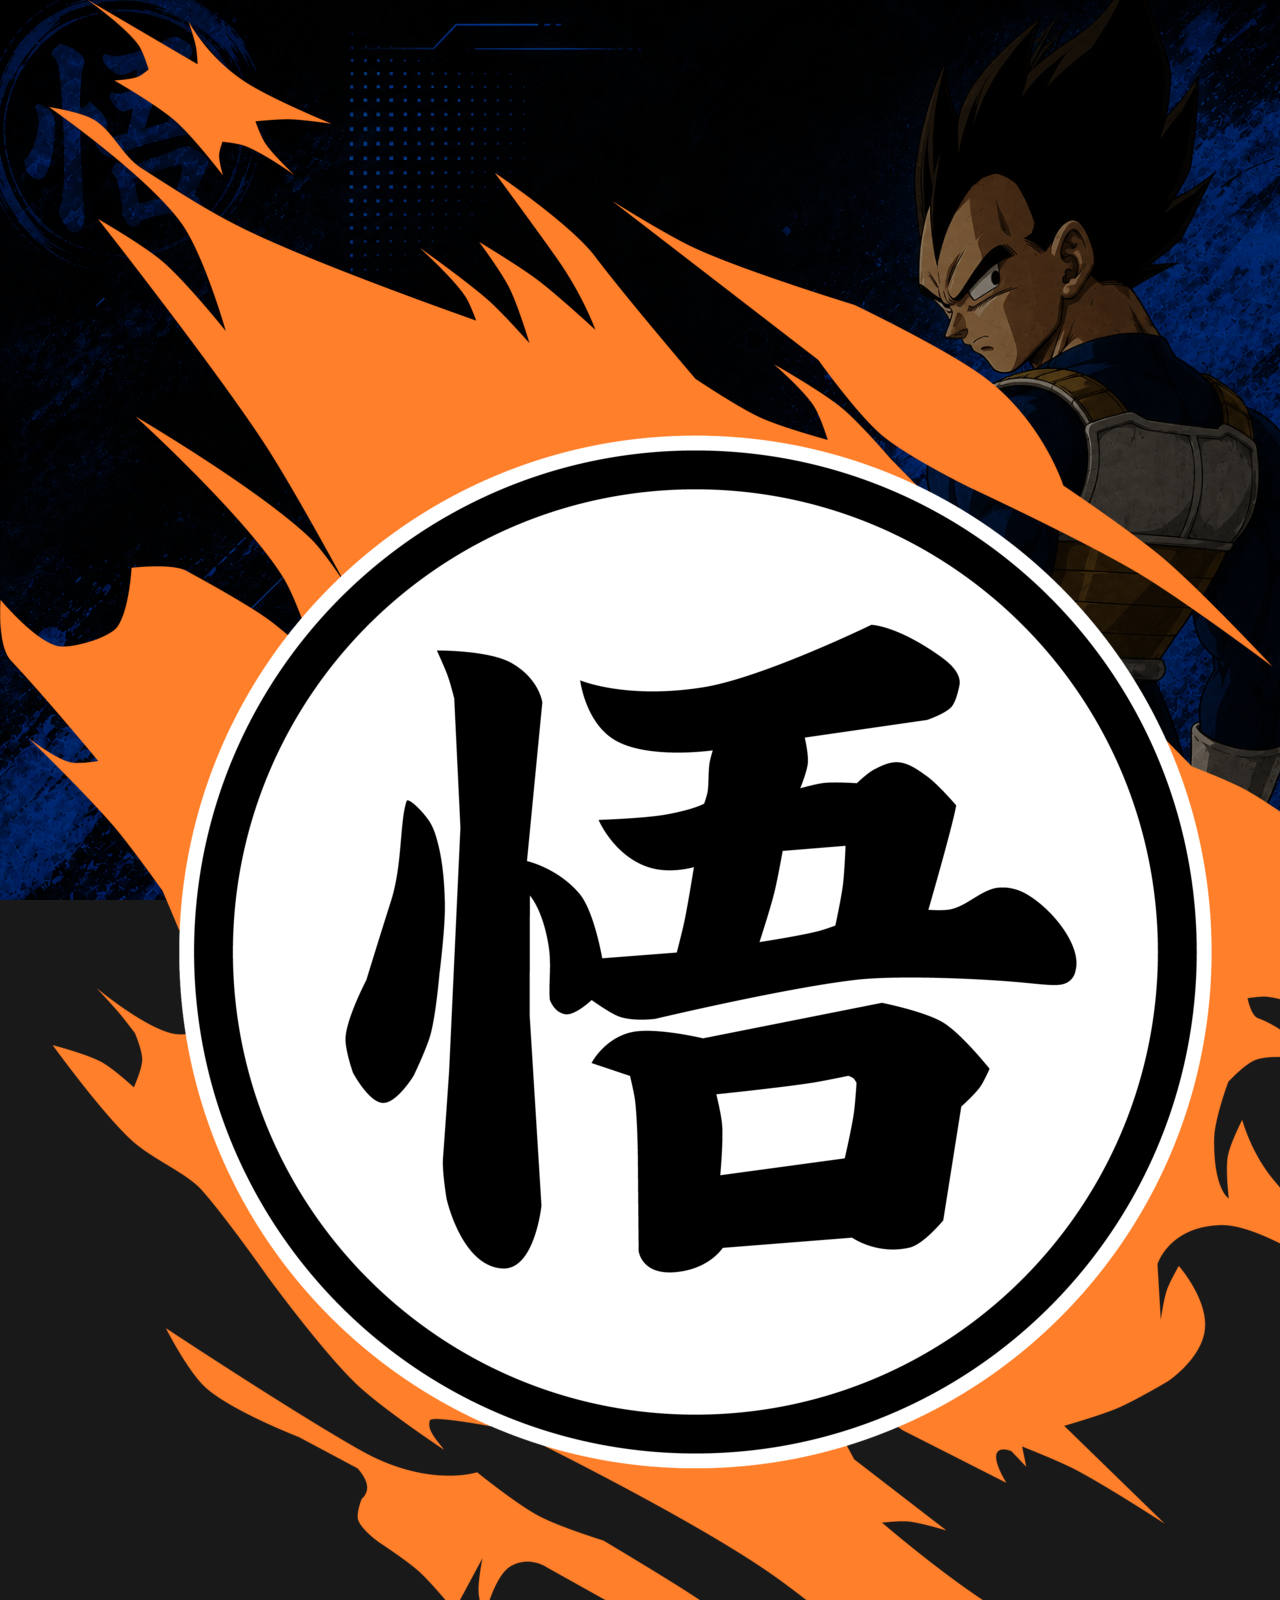
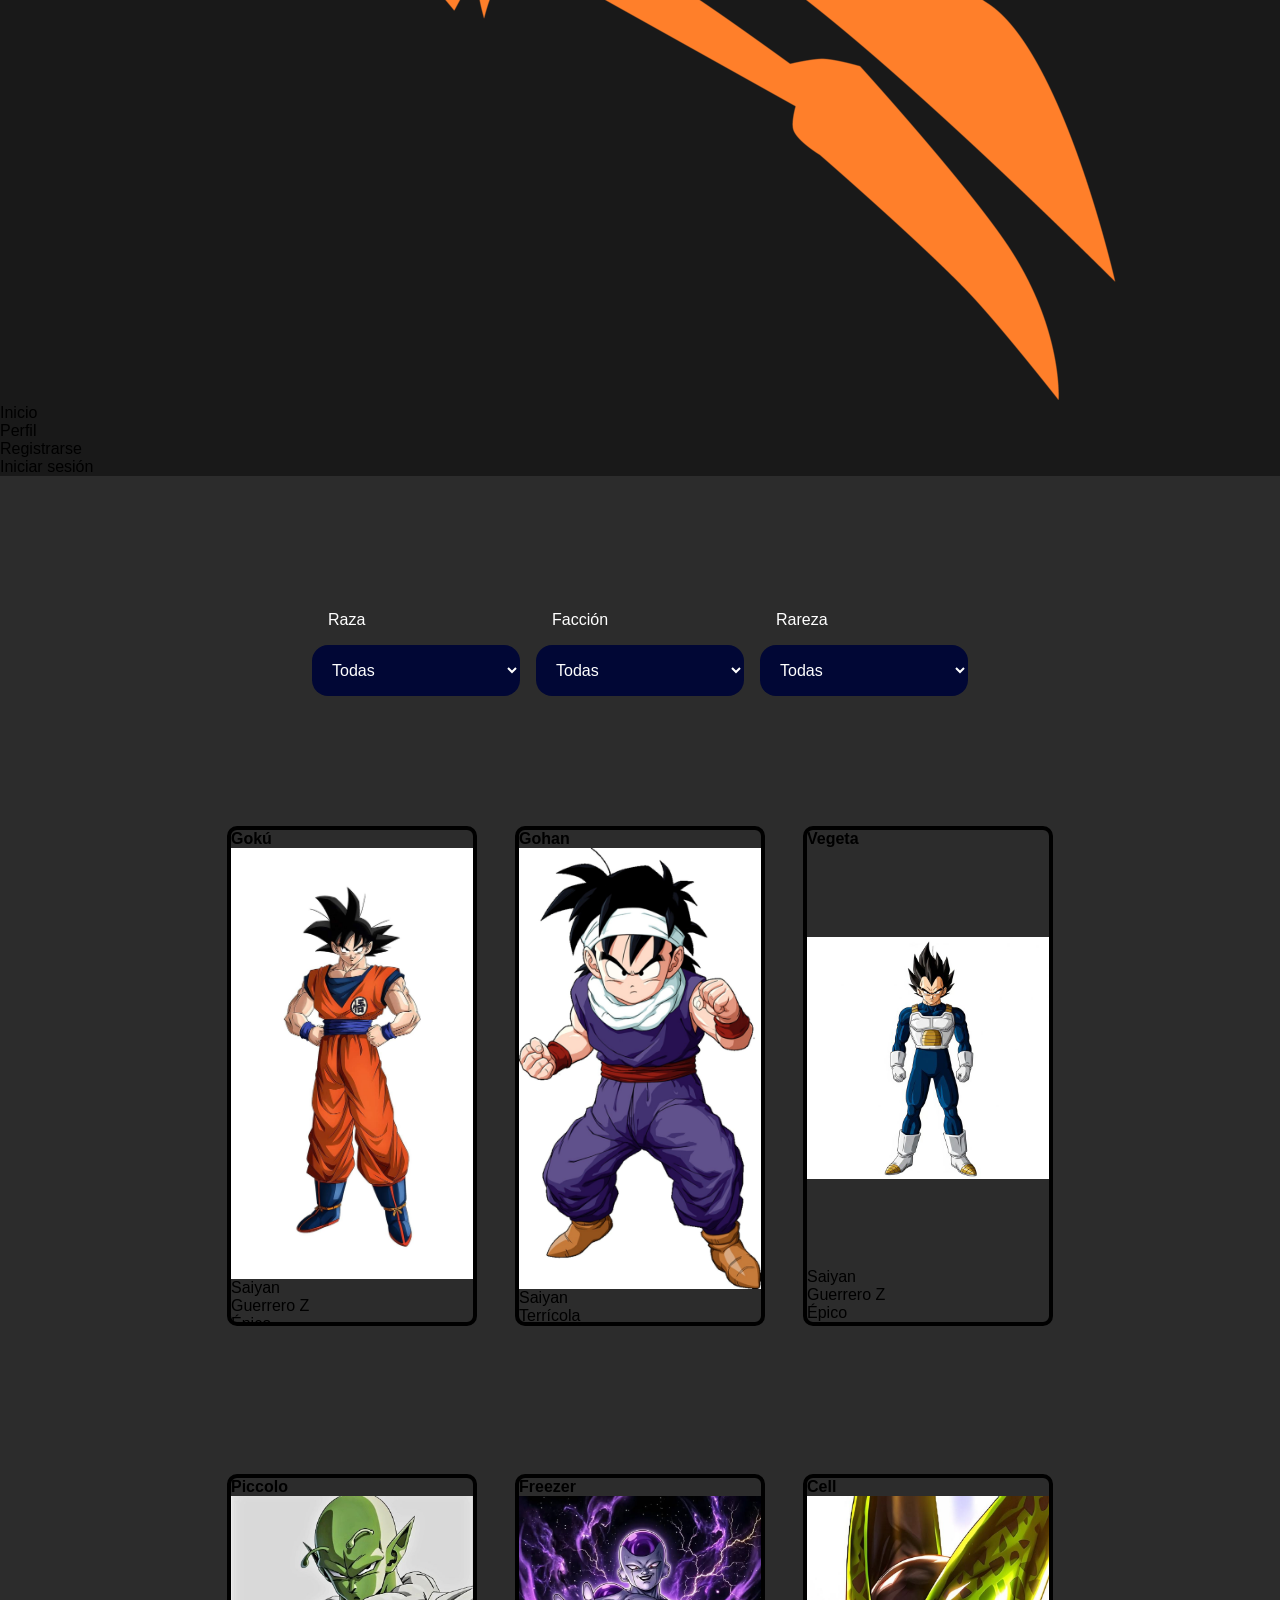
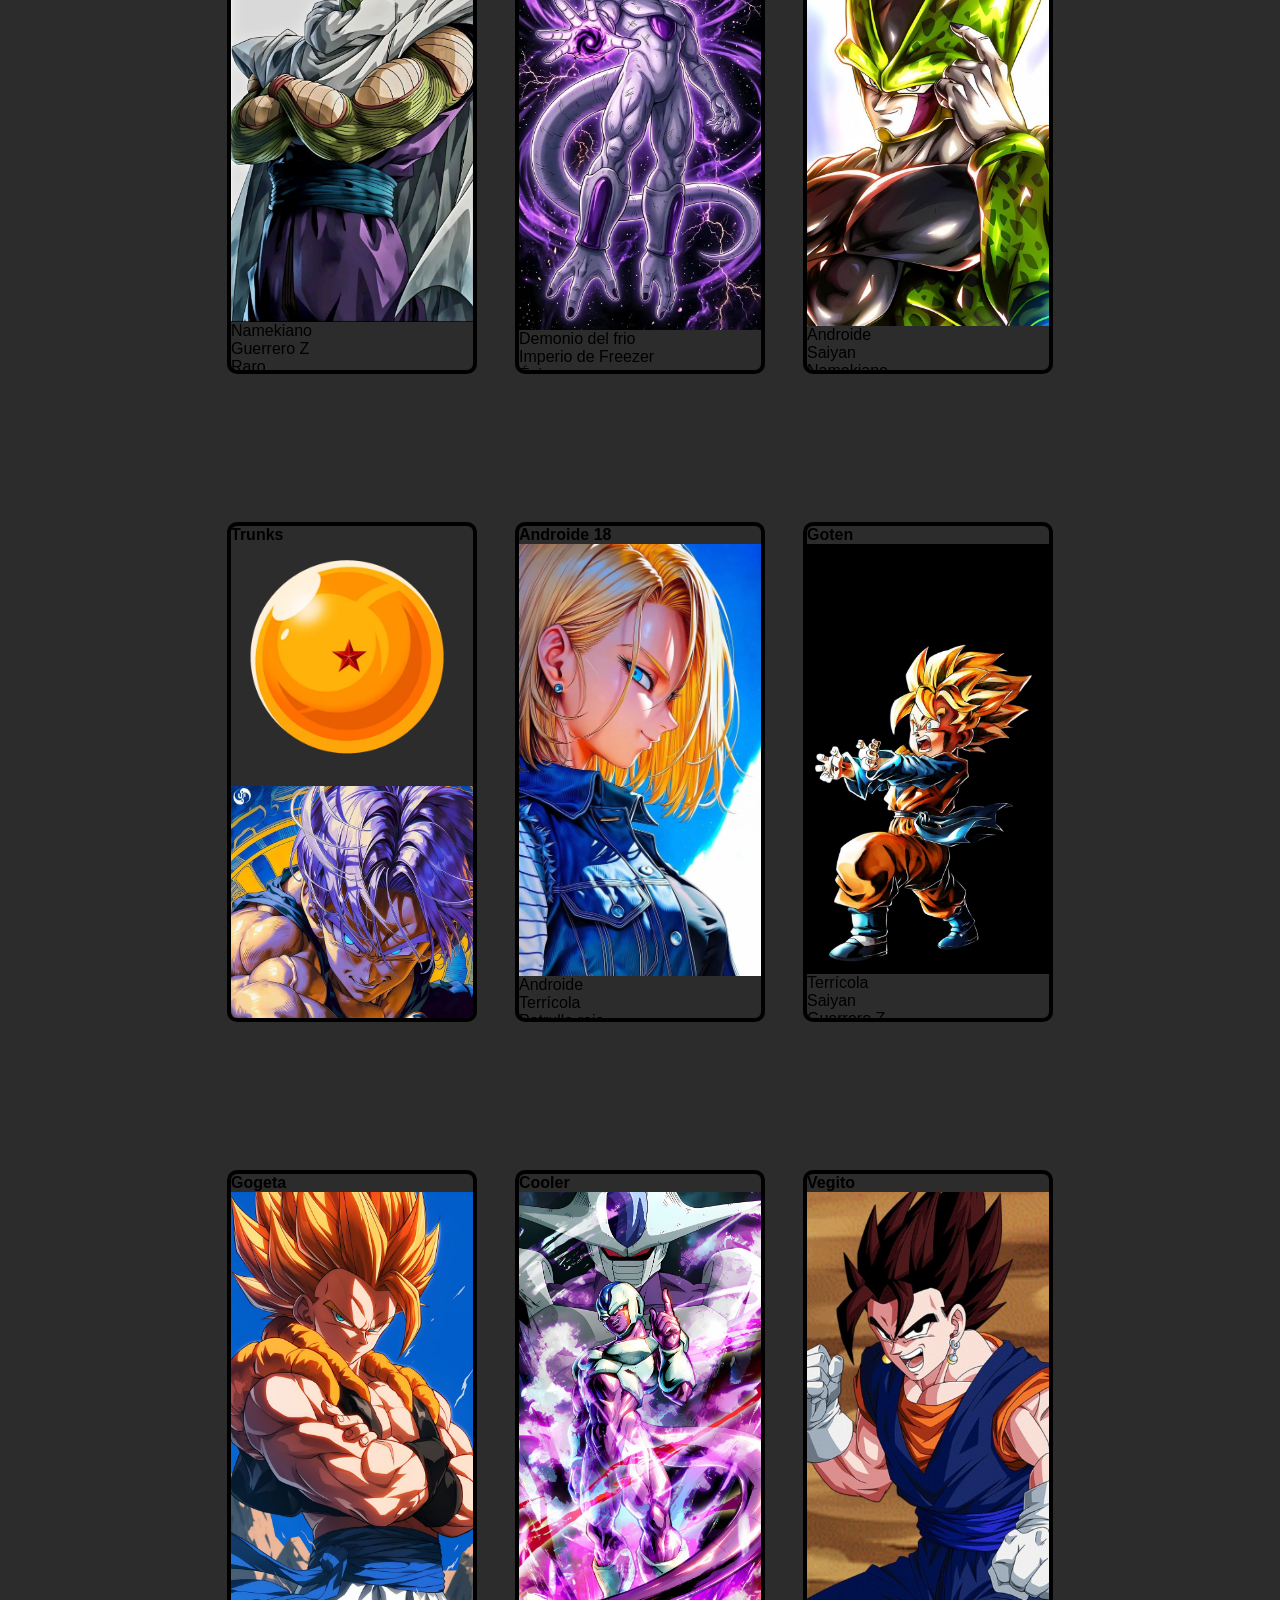
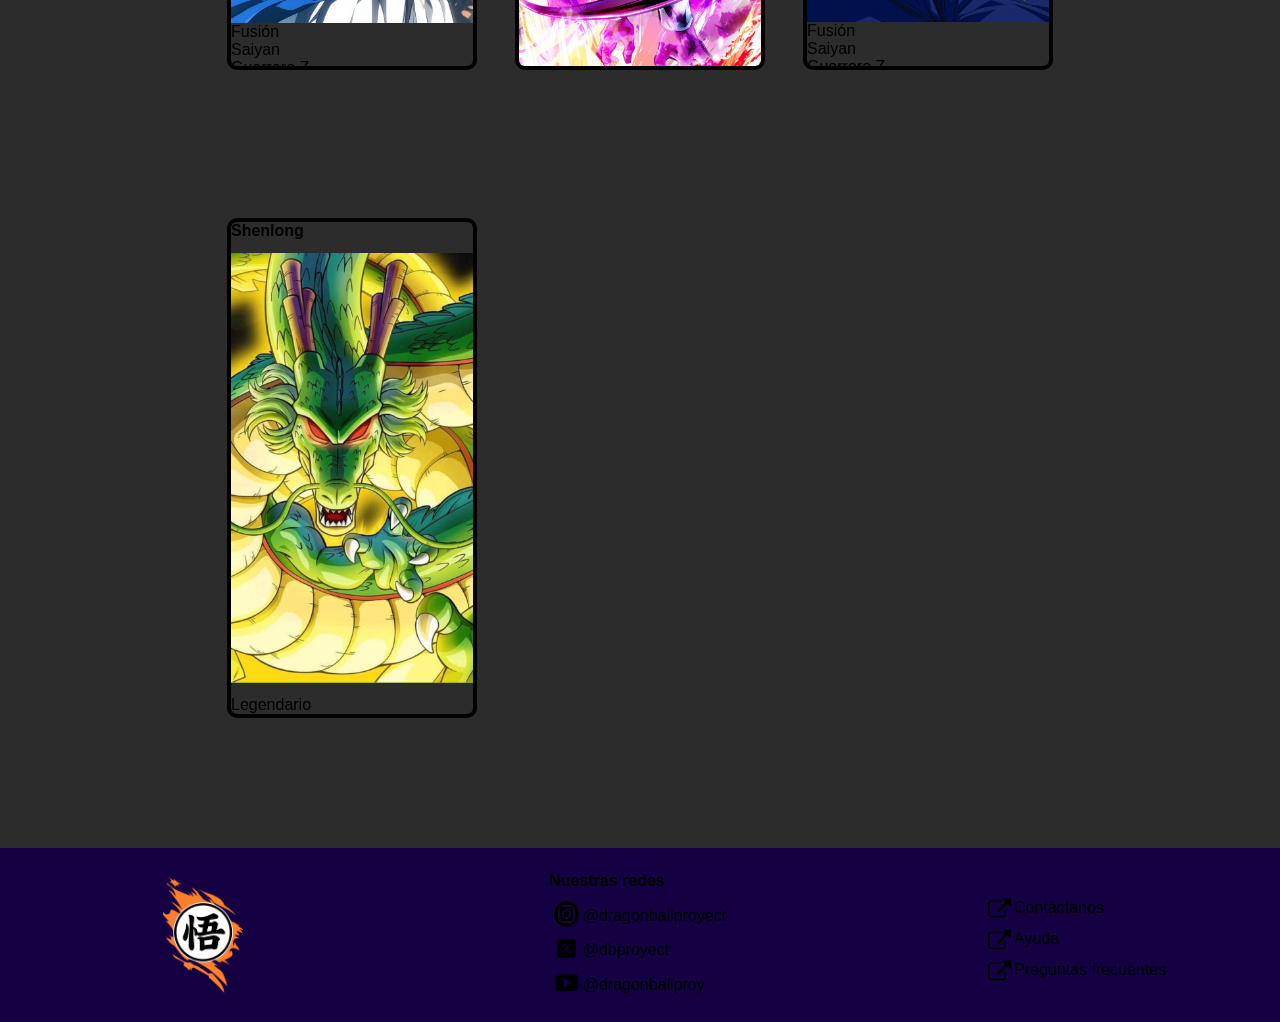
<file: Index.html>
<!DOCTYPE html>
<html lang="es">
<head>
    <meta charset="UTF-8"> 
    <meta name="viewport" content="width=device-width, initial-scale=1.0">
    <link rel="stylesheet" href="CSS/Style.css">
    <link rel="stylesheet" href="CSS/style-card.css">
    <link rel="stylesheet" href="CSS/style-landing.css">
    <link rel="icon" href="/img/esfera.png" type="image/png">
    <title>TP WEB</title>
</head> 
<body class="body-index">
    <!---------        HEADER      ------------> 
    <header class="header-index">
        <section>
            <nav>
                <img src="img/logo-dbz.png" alt="logo">
                <ul class="navbar">
                    <li>
                        <a href="index.html" id="seleccionado" >Inicio</a>
                    </li>
                    <li>
                        <a href="perfil.html" id="link-perfil">Perfil</a>
                    </li>
                    <li>
                        <a href="formulario-registro.html">Registrarse</a>
                    </li>
                    <li>
                        <a href="login.html">Iniciar sesión</a>
                    </li>
                </ul>
            </nav>
        </section>
    </header>
    <!---------        MAIN       ------------> 
    <main>
        
        <menu id="menu-filtro-cartas"><!-- menu de filtros -->
            <label for="select-raza" class="label">Raza</label>
            <select name="select-raza" class="select raza">
                <button><selectedcontent></selectedcontent></button>
                <option value="none">Todas</option>
                <option value="namekianos">Namekianos</option>
                <option value="terricolas">Terricolas</option>
                <option value="saiyans">Saiyans</option>
                <option value="androides">Androides</option>
                <option value="demonio-frio">Demonios del frio</option>
                <option value="fusion">Fusiones</option>
            </select>
            
            <label for="select-faccion" class="label">Facción</label>
            <select name="select-faccion" class="select faccion">
                <button><selectedcontent></selectedcontent></button>
                <option value="none">Todas</option>
                <option value="guerreros-z">Guerrero Z</option>
                <option value="patrulla-roja">Patrulla Roja</option>
                <option value="imperio-freezer">Imperio de Freezer</option>
            </select>
            
            <label for="select-rareza" class="label">Rareza</label>
            <select name="select-rareza" class="select rareza">
                <button><selectedcontent></selectedcontent></button>
                <option value="none">Todas</option>
                <option value="comun">Comúnes</option>
                <option value="rara">Raras</option>
                <option value="epicas">Épicas</option>
                <option value="legendarias">Legendarias</option>
            </select>
        </menu>

        <section class="contenedor-cards">
            <!------------------------  GOKU -------------------------->
            <article class="card">
                <h4>Gokú</h4>
                <img src="img/perfil-goku.jpg" alt="Goku">
                <ul>
                    <li>Saiyan</li>
                    <li>Guerrero Z</li>
                    <li>Épico</li>
                </ul>
            </article>
            <article class="card">
                <h4>Gohan</h4>
                <img src="img/perfil-gohan.jpg" alt="Gohan">
                <ul>
                    <li>Saiyan</li>
                    <li>Terrícola</li>
                    <li>Guerrero Z</li>
                    <li>Raro</li>
                </ul>
            </article>
            <article class="card">
                <h4>Vegeta</h4>
                <img src="img/perfil-vegeta.jpg" alt="Vegeta">
                <ul>
                    <li>Saiyan</li>
                    <li>Guerrero Z</li>
                    <li>Épico</li>
                </ul>
            </article>
            <article class="card">
                <h4>Piccolo</h4>
                <img src="img/perfil-piccolo.jpg" alt="Piccolo">
                <ul>
                    <li>Namekiano</li>
                    <li>Guerrero Z</li>
                    <li>Raro</li>
                </ul>
            </article>
            <article class="card">
                <h4>Freezer</h4>
                <img src="img/perfil-freezer.jpg" alt="Freezer">
                <ul>
                    <li>Demonio del frio</li>
                    <li>Imperio de Freezer</li>
                    <li>Épico</li>
                </ul>
            </article>
            <article class="card">
                <h4>Cell</h4>
                <img src="img/perfil-cell.jpg" alt="Cell">
                <ul>
                    <li>Androide</li>
                    <li>Saiyan</li>
                    <li>Namekiano</li>
                    <li>Terrícola</li>
                    <li>Patrulla roja</li>
                    <li>Épico</li>
                </ul>
            </article>
            <article class="card"><!-- carta favorita -->
                <h4>Trunks</h4>
                <img src="img/esfera-1-estrella.webp" alt="Favorito" class="favorito-img">
                <img src="img/perfil-trunks.jpg" alt="Trunks">
                <ul>
                    <li>Terrícola</li>
                    <li>Saiyan</li>
                    <li>Guerrero Z</li>
                    <li>Raro</li>
                </ul>
            </article>
            <article class="card">
                <h4>Androide 18</h4>
                <img src="img/perfil-androide-18.webp" alt="Androide18">
                <ul>
                    <li>Androide</li>
                    <li>Terrícola</li>
                    <li>Patrulla roja</li>
                    <li>Guerrero Z</li>
                    <li>Raro</li>
                </ul>
            </article>
            <article class="card">
                <h4>Goten</h4>
                <img src="img/perfil-goten.jpg" alt="Goten">
                <ul>
                    <li>Terrícola</li>
                    <li>Saiyan</li>
                    <li>Guerrero Z</li>
                    <li>Común</li>
                </ul>
            </article>
            <article class="card">
                <h4>Gogeta</h4>
                <img src="img/perfil-gogeta.jpg" alt="Gogeta">
                <ul>
                    <li>Fusión</li>
                    <li>Saiyan</li>
                    <li>Guerrero Z</li>
                    <li>Legendario</li>
                </ul>
            </article>
            <article class="card">
                <h4>Cooler</h4>
                <img src="img/perfil-cooler.jpg" alt="Cooler">
                <ul>
                    <li>Demonio del frio</li>
                    <li>Imperio de Freezer</li>
                    <li>Épico</li>
                </ul>
            </article>
            <article class="card">
                <h4>Vegito</h4>
                <img src="img/perfil-vegito.jpg" alt="Vegito">
                <ul>
                    <li>Fusión</li>
                    <li>Saiyan</li>
                    <li>Guerrero Z</li>
                    <li>Legendario</li>
                </ul>
            </article>
            <article class="card">
                <h4>Shenlong</h4>
                <img src="img/perfil-shenlong.jpg" alt="Shenlong">
                <ul>
                    <li>Legendario</li>
                </ul>
            </article>
            <!-- !----------------------- VEGETA --------------------------
             <article class="card">
                <div class="header-card header-saiyan elite">
                    <div class="nombre-card elite">VEGETA</div>
                    <div class="logo-card"><img src="img/logo-patrulla-roja.png"class="logo-card"></div>
                </div>
                <div class="img-card imagen-saiyan elite">
                     <img src="img/perfil-vegeta.jpg" alt="perfil-vegeta" class="img-tamaño">
                </div>
                <div class="body-card body-saiyan elite">
                     <span class="elite-span">SAIYAN</span>
                     <p>Bioandroide creado para alcanzar la perfección. Posee las células de guerreros como Freezer, King Cold, Goku, Vegeta y Piccolo, lo que le permite utilizar sus técnicas y aumentar su poder constantemente. Su objetivo es convertirse en el ser perfecto.</p>
                     <strong class="tipo-elite-saiyan">ELITE</strong>
                </div>
            </article>
            <!----------------------- GOHAN -----------------------------
             <article class="card">
                <div class="header-card header-saiyan guerrero">
                    <div class="nombre-card guerrero">GOHAN</div>
                    <div class="logo-card"><img src="img/logo-patrulla-roja.png"class="logo-card"></div>
                </div>
                <div class="img-card imagen-saiyan guerrero">
                     <img src="img/perfil-gohan.jpg" alt="perfil-gohan" class="img-tamaño">
                </div>
                <div class="body-card body-saiyan guerrero">
                     <span class="guerrero-span">SAIYAN</span>
                     <p>Bioandroide creado para alcanzar la perfección. Posee las células de guerreros como Freezer, King Cold, Goku, Vegeta y Piccolo, lo que le permite utilizar sus técnicas y aumentar su poder constantemente. Su objetivo es convertirse en el ser perfecto.</p>
                     <strong class="tipo-guerrero-saiyan">GUERRERO</strong>
                </div>
            </article>
            <!------------------- FREEZER --------------------
            <article class="card">
                <div class="header-card header-demonio-del-frio elite">
                    <div class="nombre-card elite">FREEZER</div>
                    <div class="logo-card"><img src="img/logo-patrulla-roja.png"class="logo-card"></div>
                </div>
                <div class="img-card imagen-demonio-del-frio elite">
                     <img src="img/freezer.png" alt="perfil-freezer" class="img-tamaño">
                </div>
                <div class="body-card body-demonio-del-frio elite">
                     <span class="legendary-span">DEMONIO DEL FRIO</span>
                     <p>Bioandroide creado para alcanzar la perfección. Posee las células de guerreros como Freezer, King Cold, Goku, Vegeta y Piccolo, lo que le permite utilizar sus técnicas y aumentar su poder constantemente. Su objetivo es convertirse en el ser perfecto.</p>
                     <strong class="tipo-elite">ELITE</strong>
                </div>
            </article>
            <!------------------ CELL ------------------------
            <article class="card">
                <div class="header-card header-androide legendary">
                    <div class="nombre-card legendary">CELL</div>
                    <div class="logo-card"><img src="img/logo-patrulla-roja.png"class="logo-card"></div>
                </div>
                <div class="img-card imagen-androide legendary">
                     <img src="img/cell.png" alt="perfil-cell" class="img-tamaño">
                </div>
                <div class="body-card body-androide legendary">
                     <span class="legendary-span">ANDROIDE</span>
                     <p>Bioandroide creado para alcanzar la perfección. Posee las células de guerreros como Freezer, King Cold, Goku, Vegeta y Piccolo, lo que le permite utilizar sus técnicas y aumentar su poder constantemente. Su objetivo es convertirse en el ser perfecto.</p>
                     <strong class="tipo-legendary-androide">LEGENDARY</strong>
                </div>
                <!----------- PICCOLO -------------
            </article>
            <article class="card">
                <div class="header-card header-namekiano elite">
                    <div class="nombre-card elite">PICCOLO</div>
                    <div class="logo-card"><img src="img/logo-patrulla-roja.png"class="logo-card"></div>
                </div>
                <div class="img-card imagen-namekiano elite">
                     <img src="img/piccolo.png" alt="perfil-piccolo" class="img-tamaño">
                </div>
                <div class="body-card body-namekiano elite">
                     <span class="elite-span">NAMEKIANO</span>
                     <p>Bioandroide creado para alcanzar la perfección. Posee las células de guerreros como Freezer, King Cold, Goku, Vegeta y Piccolo, lo que le permite utilizar sus técnicas y aumentar su poder constantemente. Su objetivo es convertirse en el ser perfecto.</p>
                     <strong class="tipo-elite-namekiano">ELITE</strong>
                </div>
            </article>
            <!------------------  -------------------------
            </article>
            <article class="card">
                <div class="header-card header-namekiano elite">
                    <div class="nombre-card elite">PICCOLO</div>
                    <div class="logo-card"><img src="img/logo-patrulla-roja.png"class="logo-card"></div>
                </div>
                <div class="img-card imagen-namekiano elite">
                     <img src="img/piccolo.png" alt="perfil-piccolo" class="img-tamaño">
                </div>
                <div class="body-card body-namekiano elite">
                     <span class="elite-span">NAMEKIANO</span>
                     <p>Bioandroide creado para alcanzar la perfección. Posee las células de guerreros como Freezer, King Cold, Goku, Vegeta y Piccolo, lo que le permite utilizar sus técnicas y aumentar su poder constantemente. Su objetivo es convertirse en el ser perfecto.</p>
                     <strong class="tipo-elite-namekiano">ELITE</strong>
                </div>
            </article>
            <!--------------------------------- GOHAN SSJ2 ------------------------------------
            </article>
            <article class="card">
                <div class="header-card header-saiyan legendary">
                    <div class="nombre-card legendary">GOHAN SSJ2</div>
                    <div class="logo-card"><img src="img/logo-patrulla-roja.png"class="logo-card"></div>
                </div>
                <div class="img-card imagen-saiyan legendary">
                     <img src="img/gohanssj2.png" alt="perfil-gohanssj2" class="img-tamaño">
                </div>
                <div class="body-card body-saiyan legendary">
                     <span class="legendary-span">Saiyan</span>
                     <p>Bioandroide creado para alcanzar la perfección. Posee las células de guerreros como Freezer, King Cold, Goku, Vegeta y Piccolo, lo que le permite utilizar sus técnicas y aumentar su poder constantemente. Su objetivo es convertirse en el ser perfecto.</p>
                     <strong class="tipo-legendary-saiyan">ELITE</strong>
                </div>
            </article> -->
        </section>
    </main>
    <!---------        FOOTER      ------------> 
    <footer>
        <img src="img/logo-dbz.png" alt="logo">
        <div id="wrapper-redes">
            <h4>Nuestras redes</h4>
            <a href="https:\\www.instagram.com"><img src="img/instagram-icon.png" alt="Instagram">@dragonballproyect</a>
            <a href="https:\\www.x.com"><img src="img/twitter-icon.png" alt="Twitter">@dbproyect</a>
            <a href="https:\\www.youtube.com"><img src="img/youtube-icon.png" alt="Youtube">@dragonballproy</a>
        </div>
        <div id="wrapper-miscelaneos">
            <a href=""><img src="img/external-link.png" alt="">Contáctanos</a>
            <a href=""><img src="img/external-link.png" alt="">Ayuda</a>
            <a href=""><img src="img/external-link.png" alt="">Preguntas frecuentes</a>
        </div>

    </footer>
</body>
</html>
</file>
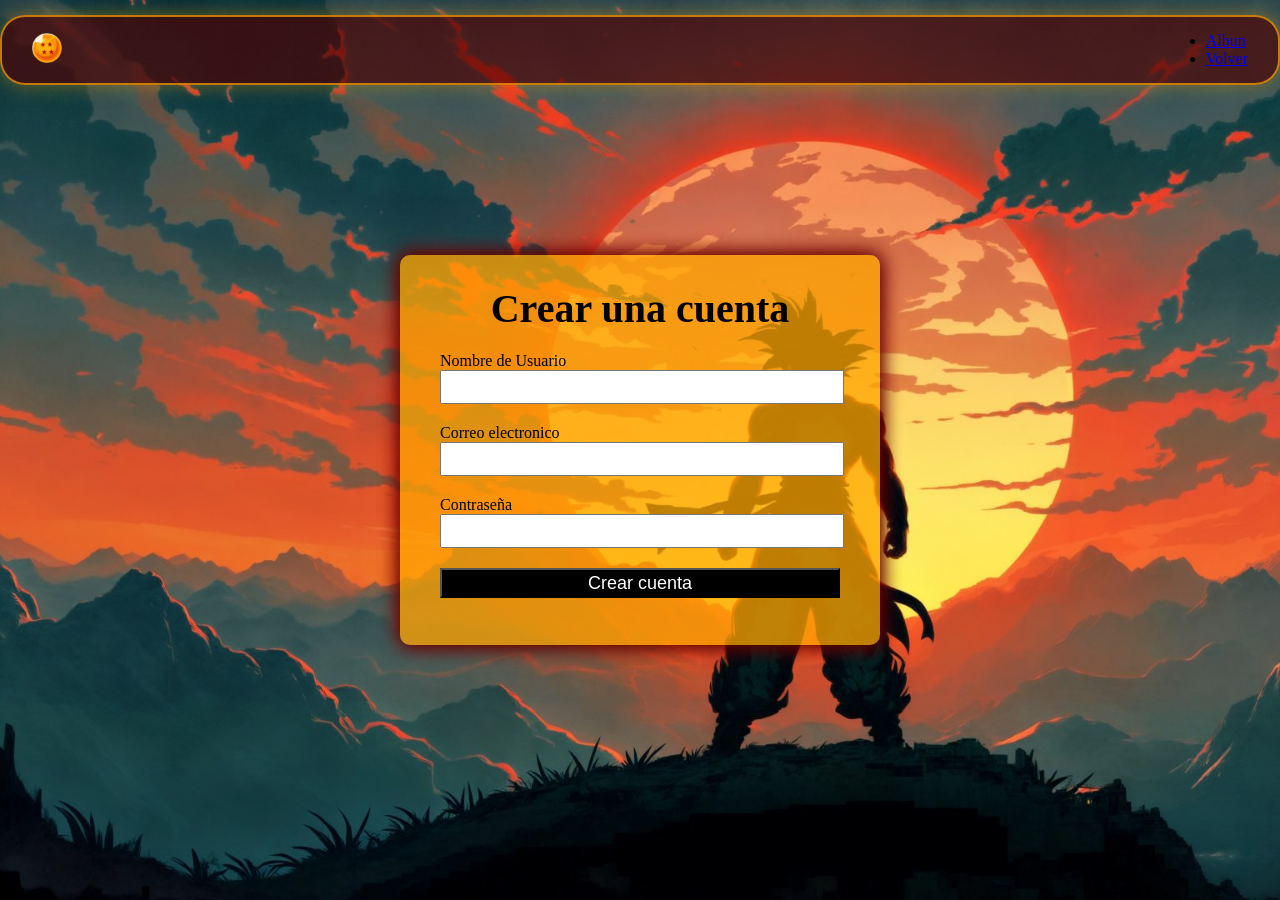
<file: formulario-registro.html>
<!DOCTYPE html>
<html lang="en">

<head>
    <meta charset="UTF-8">
    <meta name="viewport" content="width=device-width, initial-scale=1.0">
    <title>Registro</title>
    <link rel="stylesheet" href="./CSS/style-registro.css">
    <link rel="icon" href="/img/esfera.png" type="image/png">
</head>

<body>
    <header class="cotenedor-nav">
        <nav class="barra-nav">
            <div class="icono-inicio">
                <a href="./Index.html">
                    <img src="./img/esfera.png" alt="" width="30">
                </a>
            </div>
            <ul>
                <li><a href="#">Albun</a></li>
                <li><a href="./login.html">Volver</a></li>
            </ul>
        </nav>
    </header>

    <main>
        <form class="formulario">
            <h2>Crear una cuenta</h2>
            <label for="nombre_usuario">Nombre de Usuario</label>
            <input type="text" id="nombre_usuario" class="campo" required>

            <label for="correo">Correo electronico</label>
            <input type="text" id="correo" class="campo" required>

            <label for="contrasenia">Contraseña</label>
            <input type="text" id="contrasenia" class="campo" required>

            <button type="submit" class="boton-crear-cuenta"><a href="./login.html">Crear cuenta</a></button>
        </form>
    </main>
</body>

</html>
</file>
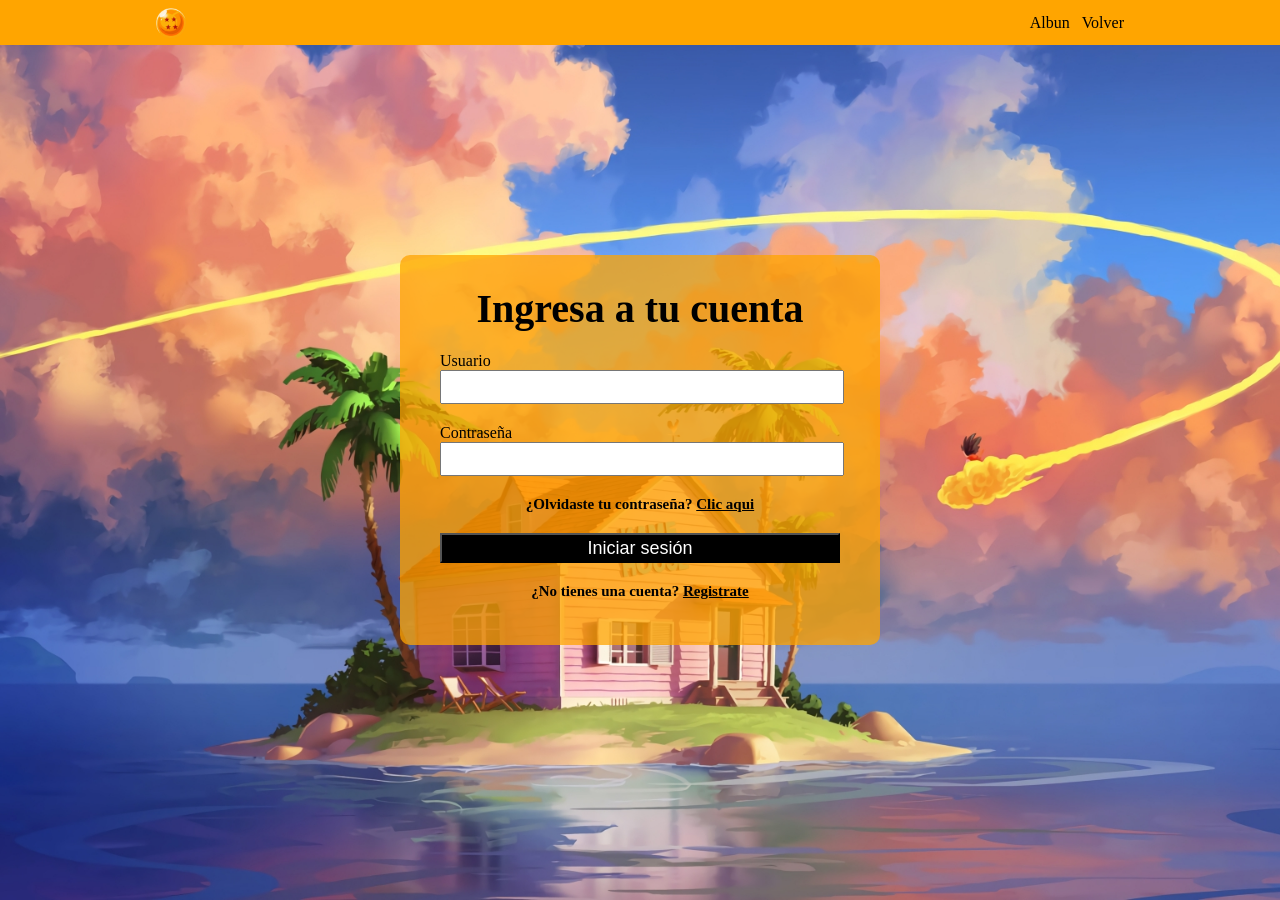
<file: login.html>
<!DOCTYPE html>
<html lang="en">

<head>
    <meta charset="UTF-8">
    <meta name="viewport" content="width=device-width, initial-scale=1.0">
    <title>Login</title>
    <link rel="stylesheet" href="/CSS/style-login.css">
    <link rel="icon" href="/img/esfera.png" type="image/png">
</head>

<body>
    <header class="cotenedor-nav">
        <nav class="barra-nav">
            <div class="icono-inicio">
                <a href="./Index.html">
                    <img src="./img/esfera.png" alt="" width="30">
                </a>
            </div>
            <ul>
                <li><a href="#">Albun</a></li>
                <li><a href="./login.html">Volver</a></li>
            </ul>
        </nav>
    </header>
    <main>
        <form class="formulario">
            <h2>Ingresa a tu cuenta</h2>

            <label for="campo-usuario">Usuario</label>
            <input class="campo" type="text" placeholder="" id="campo-usuario" required>

            <label for="campo-contraseña">Contraseña</label>
            <input class="campo" type="password" placeholder="" id="campo-contraseña" required>

            <p id="recuperar-contrasenia">¿Olvidaste tu contraseña?
                <a href="./recuperar-contrasenia.html">Clic aqui</a>
            </p>

            <button type="submit">Iniciar sesión</button>
            
            <p id="registrarse">¿No tienes una cuenta?
                <a href="./formulario-registro.html">Registrate</a>
            </p>
        </form>
    </main>
</body>
</html>
</file>
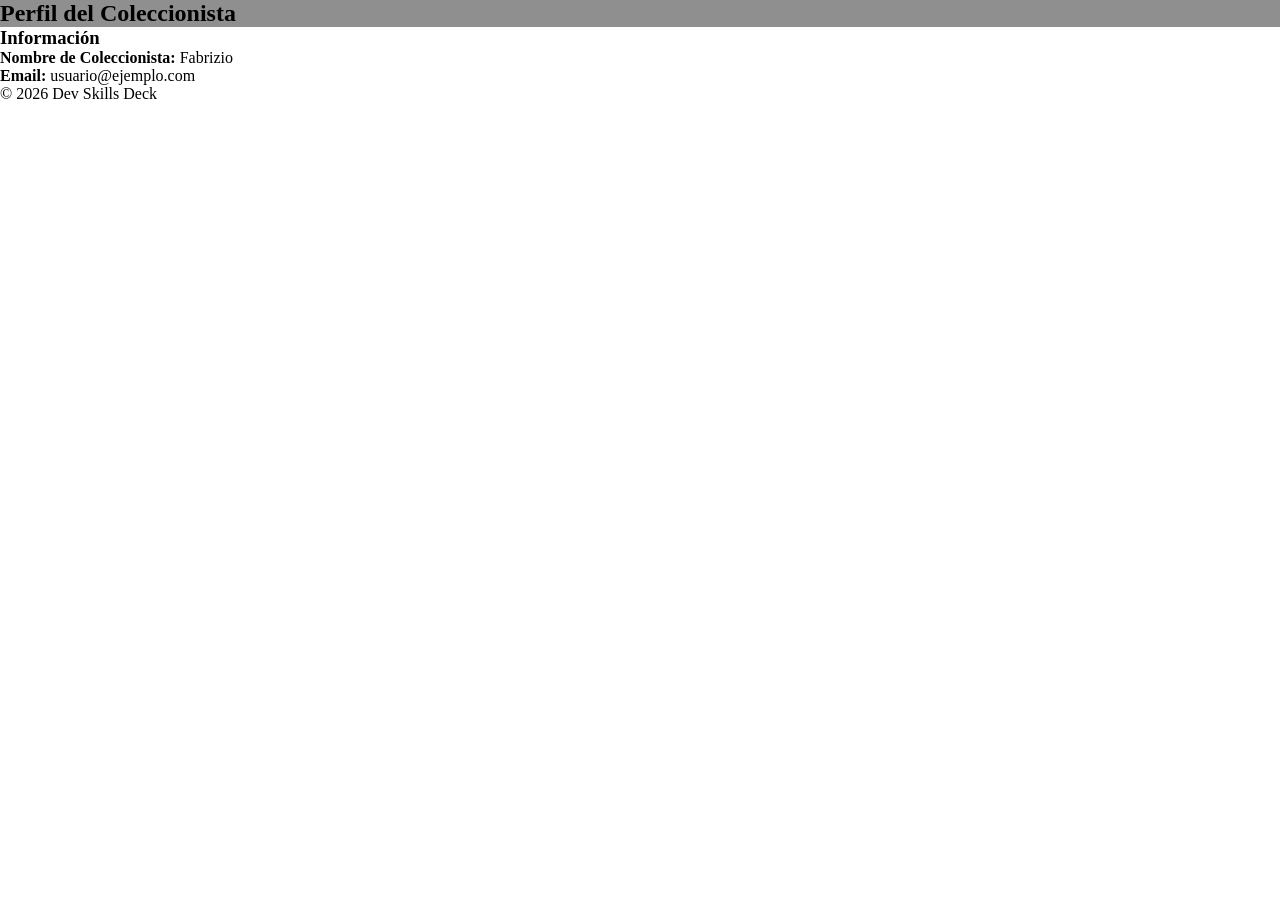
<file: perfil.html>
<!DOCTYPE html>
<html lang="es">
<head>
  <meta charset="UTF-8">
  <meta name="viewport" content="width=device-width, initial-scale=1.0">
  <title>Perfil del Coleccionista</title>
  <link rel="stylesheet" href="CSS/style-perfil.css">
</head>
<body class="pagina-perfil">
  <header class="header-perfil">
    <h2>Perfil del Coleccionista</h2>
  </header>

  <main class="perfil-contenedor">
    <section class="info-usuario">
      <h3>Información</h3>
      <p><strong>Nombre de Coleccionista:</strong> Fabrizio</p>
      <p><strong>Email:</strong> usuario@ejemplo.com</p>
    </section>
  </main>

  <footer class="footer-perfil">
    <p>&copy; 2026 Dev Skills Deck</p>
  </footer>
</body>
</html>
</file>
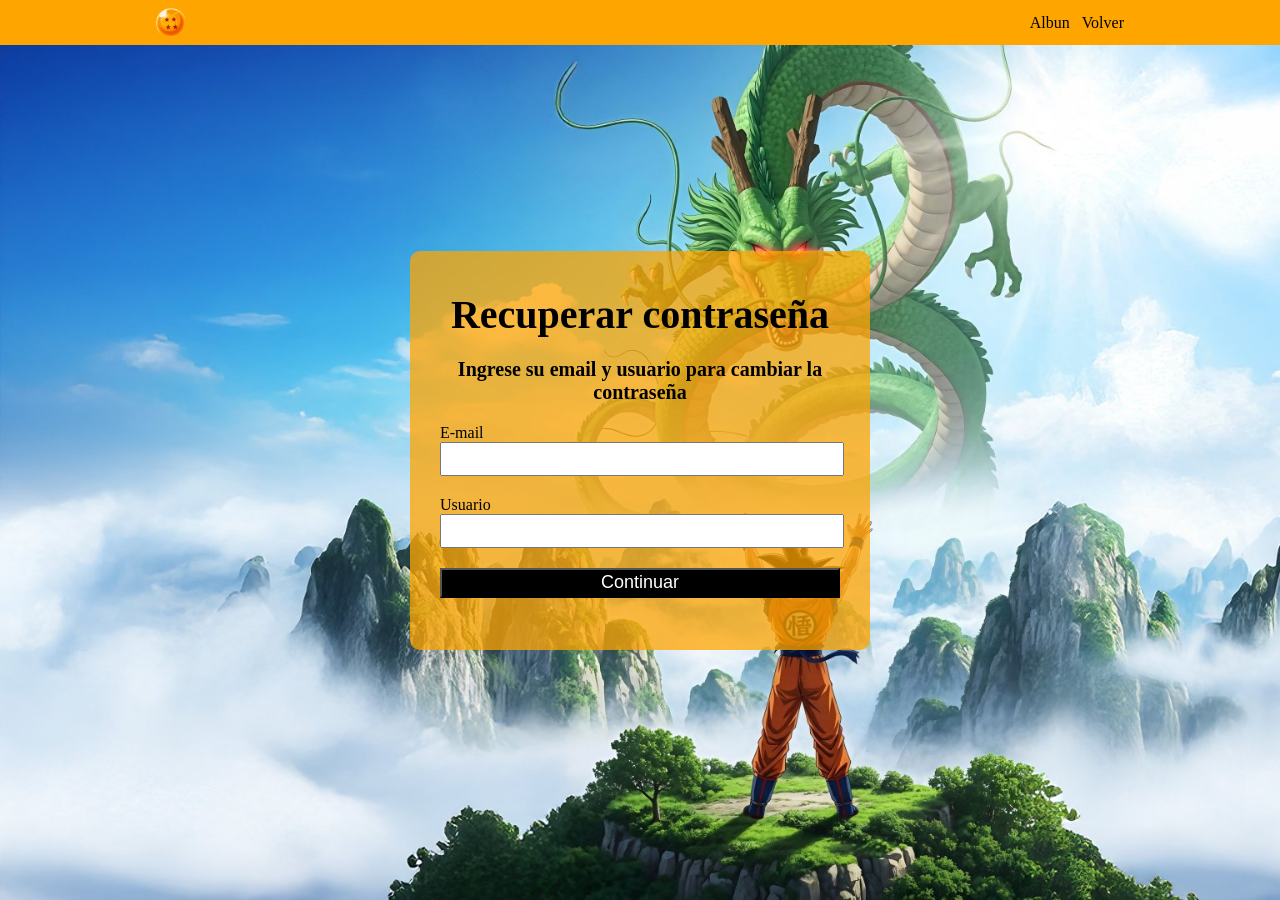
<file: recuperar-contrasenia.html>
<!DOCTYPE html>
<html lang="es">

<head>
    <meta charset="UTF-8">
    <meta name="viewport" content="width=device-width, initial-scale=1.0">
    <title>Recuperacion de contraseña</title>
    <link rel="stylesheet" href="./CSS/style-recuperar-contrasenia.css">
    <link rel="icon" href="/img/esfera.png" type="image/png">
</head>

<body>
    <header class="cotenedor-nav">
        <nav class="barra-nav">
            <div class="icono-inicio">
                <a href="./Index.html">
                    <img src="./img/esfera.png" alt="" width="30">
                </a>
            </div>
            <ul>
                <li><a href="#">Albun</a></li>
                <li><a href="./login.html">Volver</a></li>
            </ul>
        </nav>
    </header>

    <main>
        <form action="" class="formulario">
            <h2>Recuperar contraseña</h2>
            <p>Ingrese su email y usuario para cambiar la contraseña</p>

            <label for="email">E-mail</label>
            <input type="text" required id="email" class="campo">

            <label for="usuario">Usuario</label>
            <input type="text" required id="usuario" class="campo">
            
            <button type="submit" class="boton-enviar">Continuar</button>
        </form>
    </main>

    <footer>
    </footer>
</body>

</html>
</file>
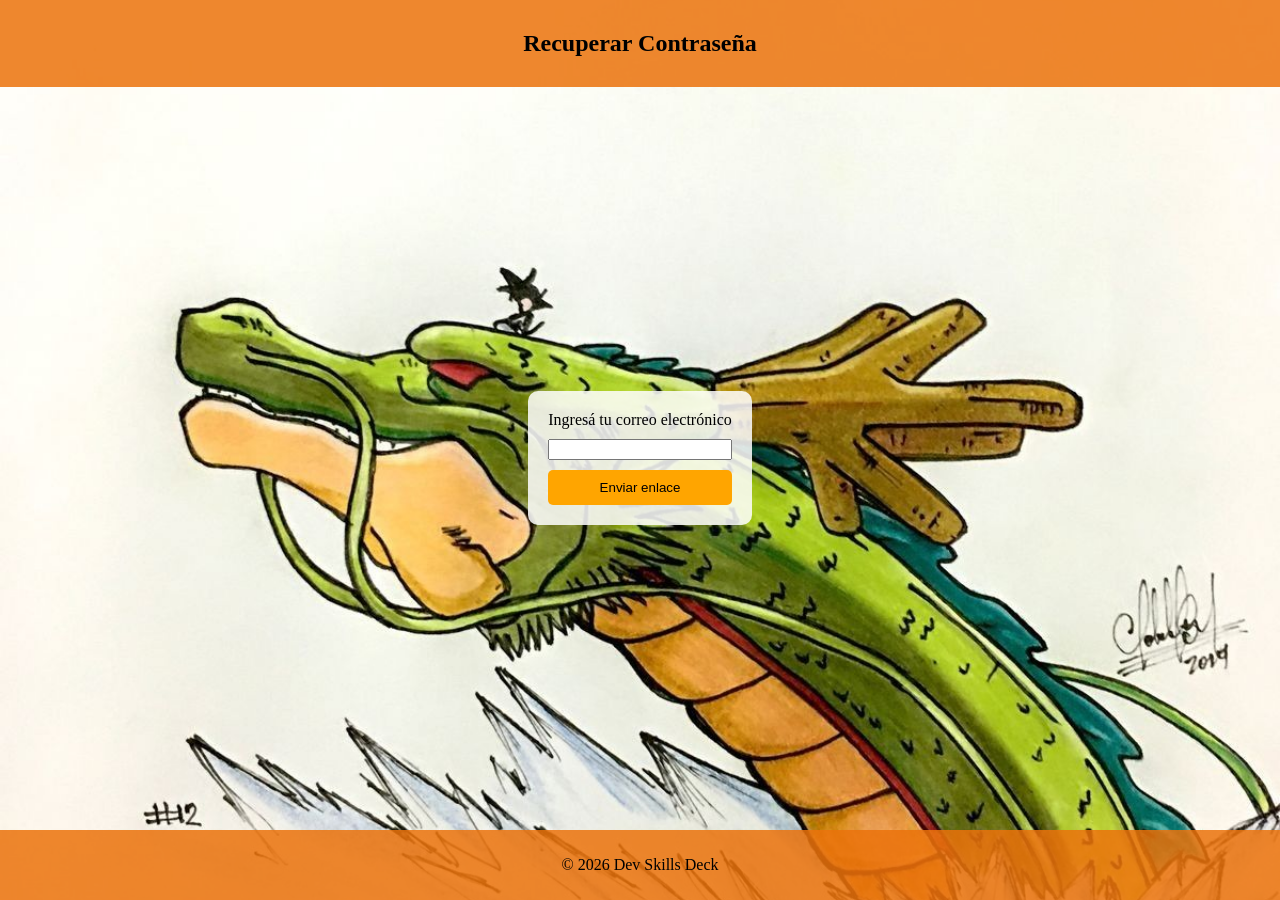
<file: recuperar-password.html>
<!DOCTYPE html>
<html lang="es">
<head>
  <meta charset="UTF-8">
  <meta name="viewport" content="width=device-width, initial-scale=1.0">
  <title>Recuperar Contraseña</title>
  <link rel="stylesheet" href="CSS/style-recuperar.css">
</head>
<body class="pagina-recuperar">
  <header class="header-recuperar">
    <h2>Recuperar Contraseña</h2>
  </header>
  <main class="recuperar-contenedor">
    <form class="form-recuperar">
      <label for="email">Ingresá tu correo electrónico</label>
      <input type="email" id="email" name="email" required>
      <input type="submit" value="Enviar enlace" class="btn-recuperar">
    </form>
  </main>
  <footer class="footer-recuperar">
    <p>&copy; 2026 Dev Skills Deck</p>
  </footer>
</body>
</html>
</file>
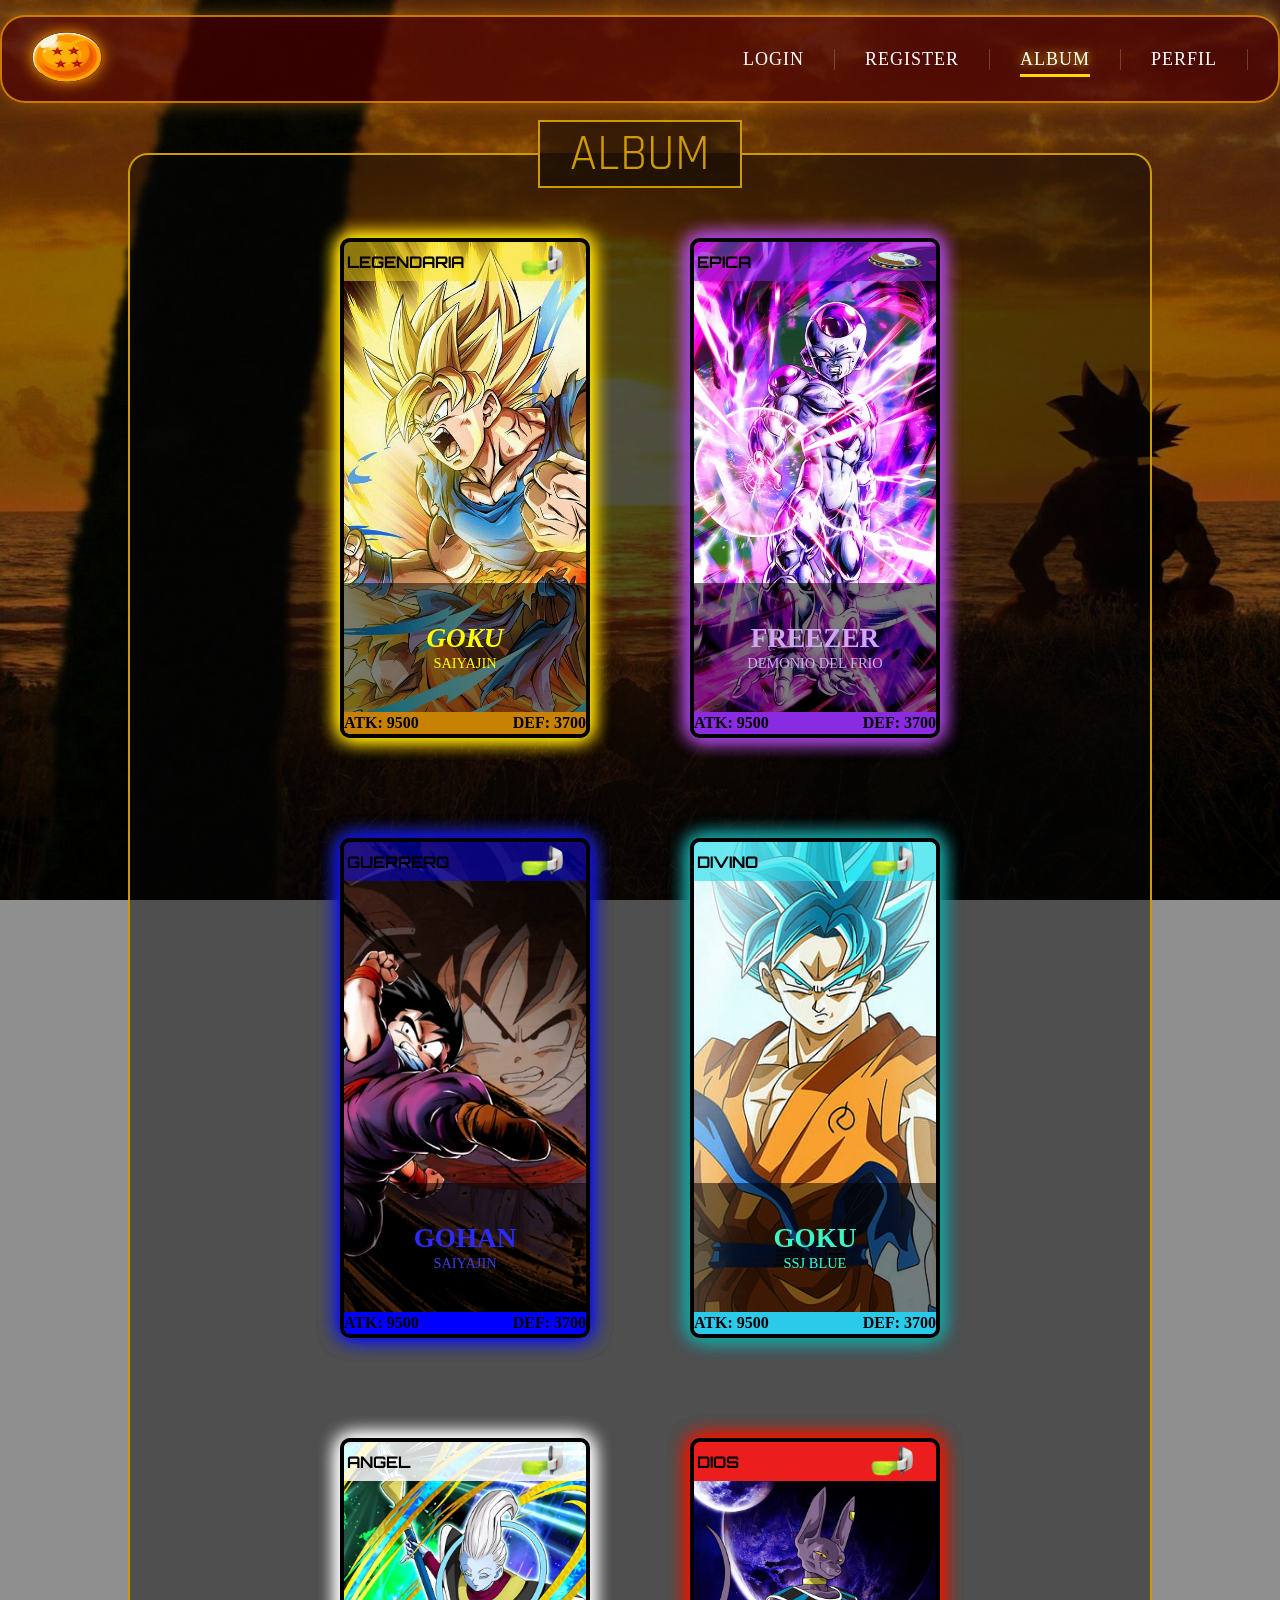
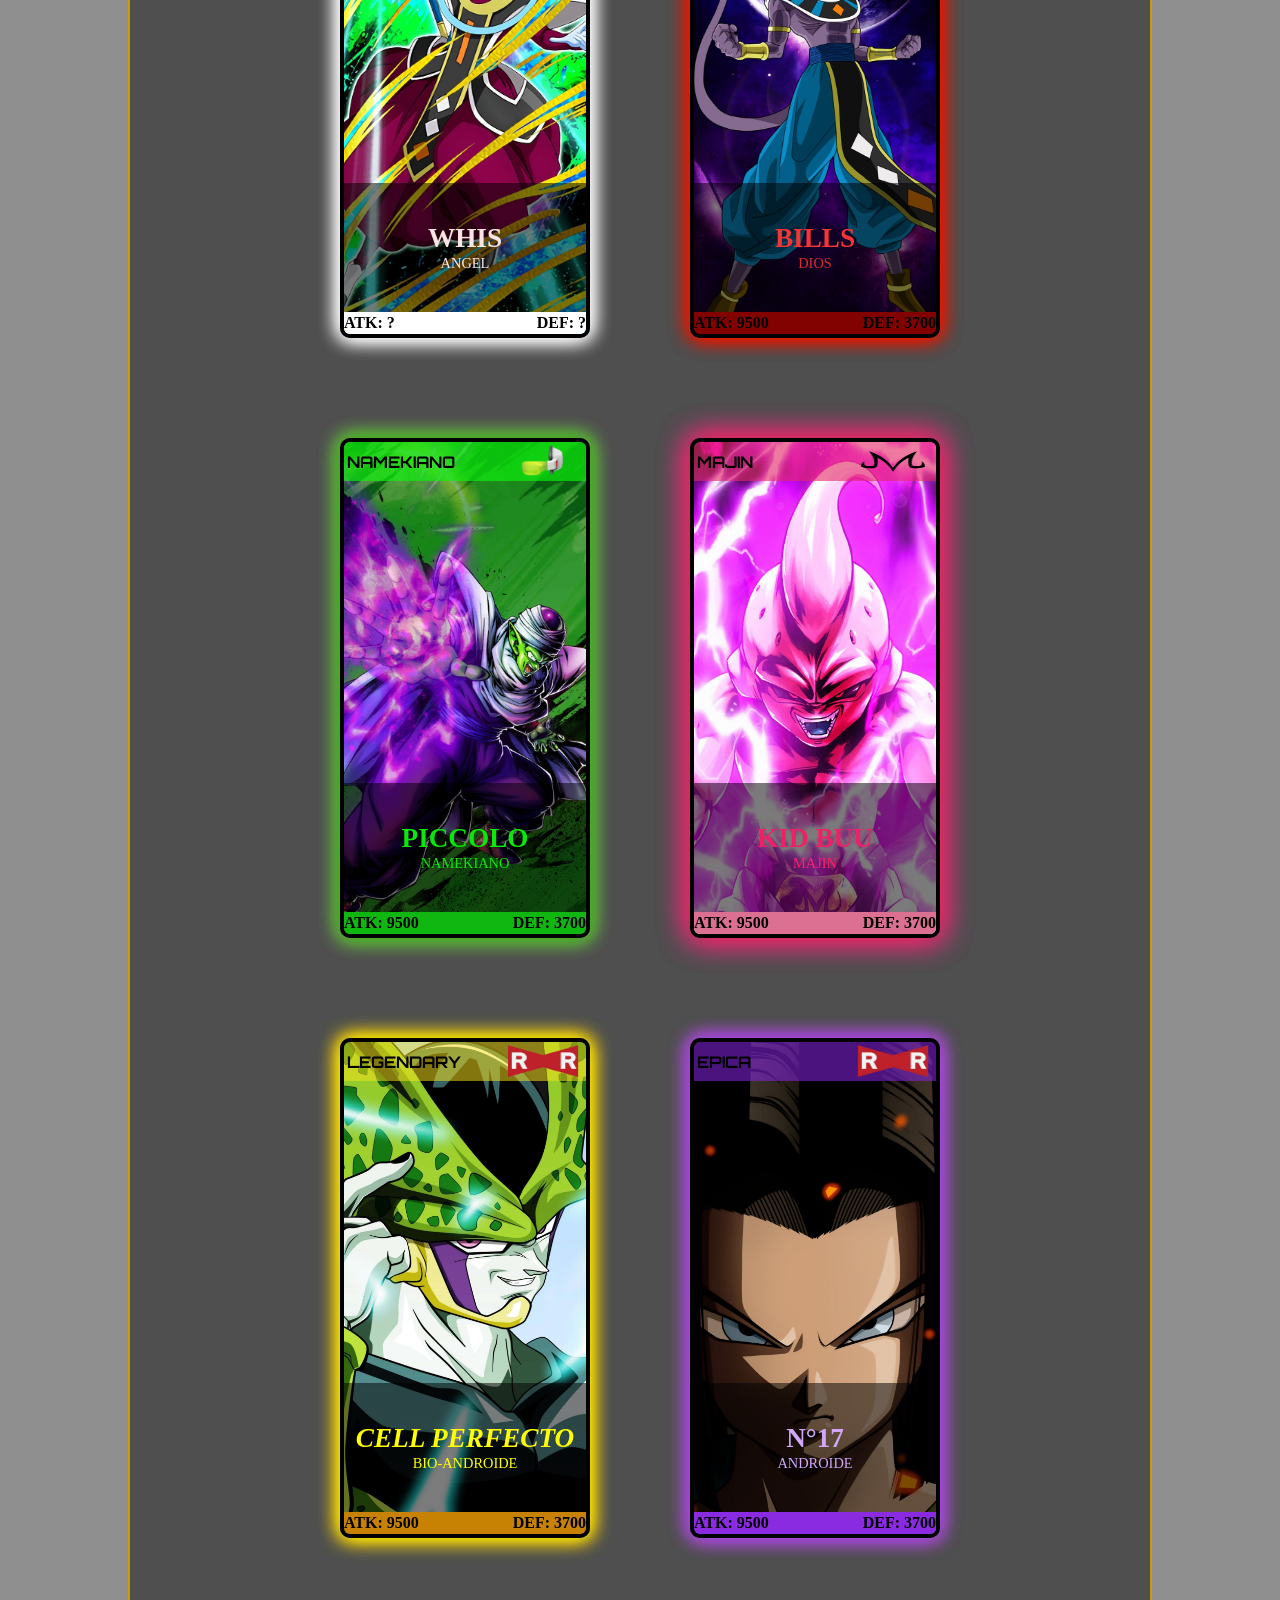
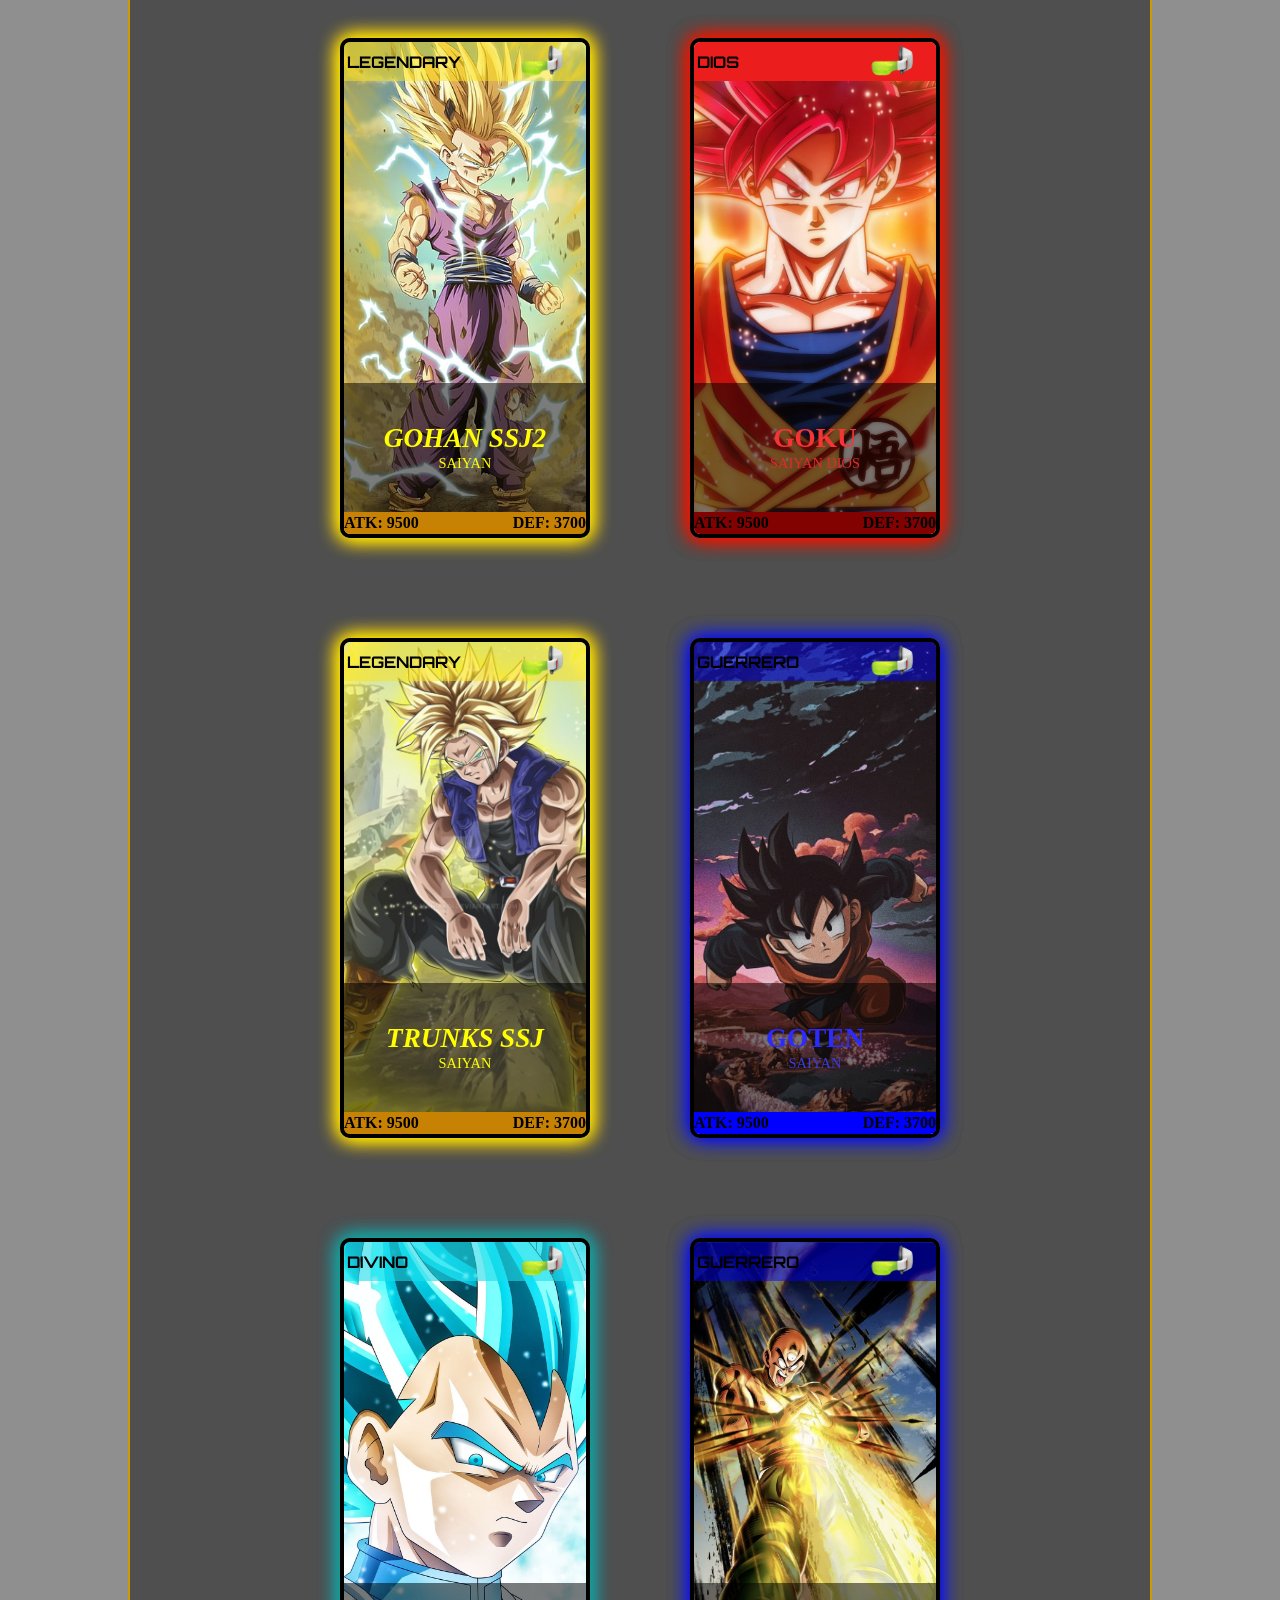
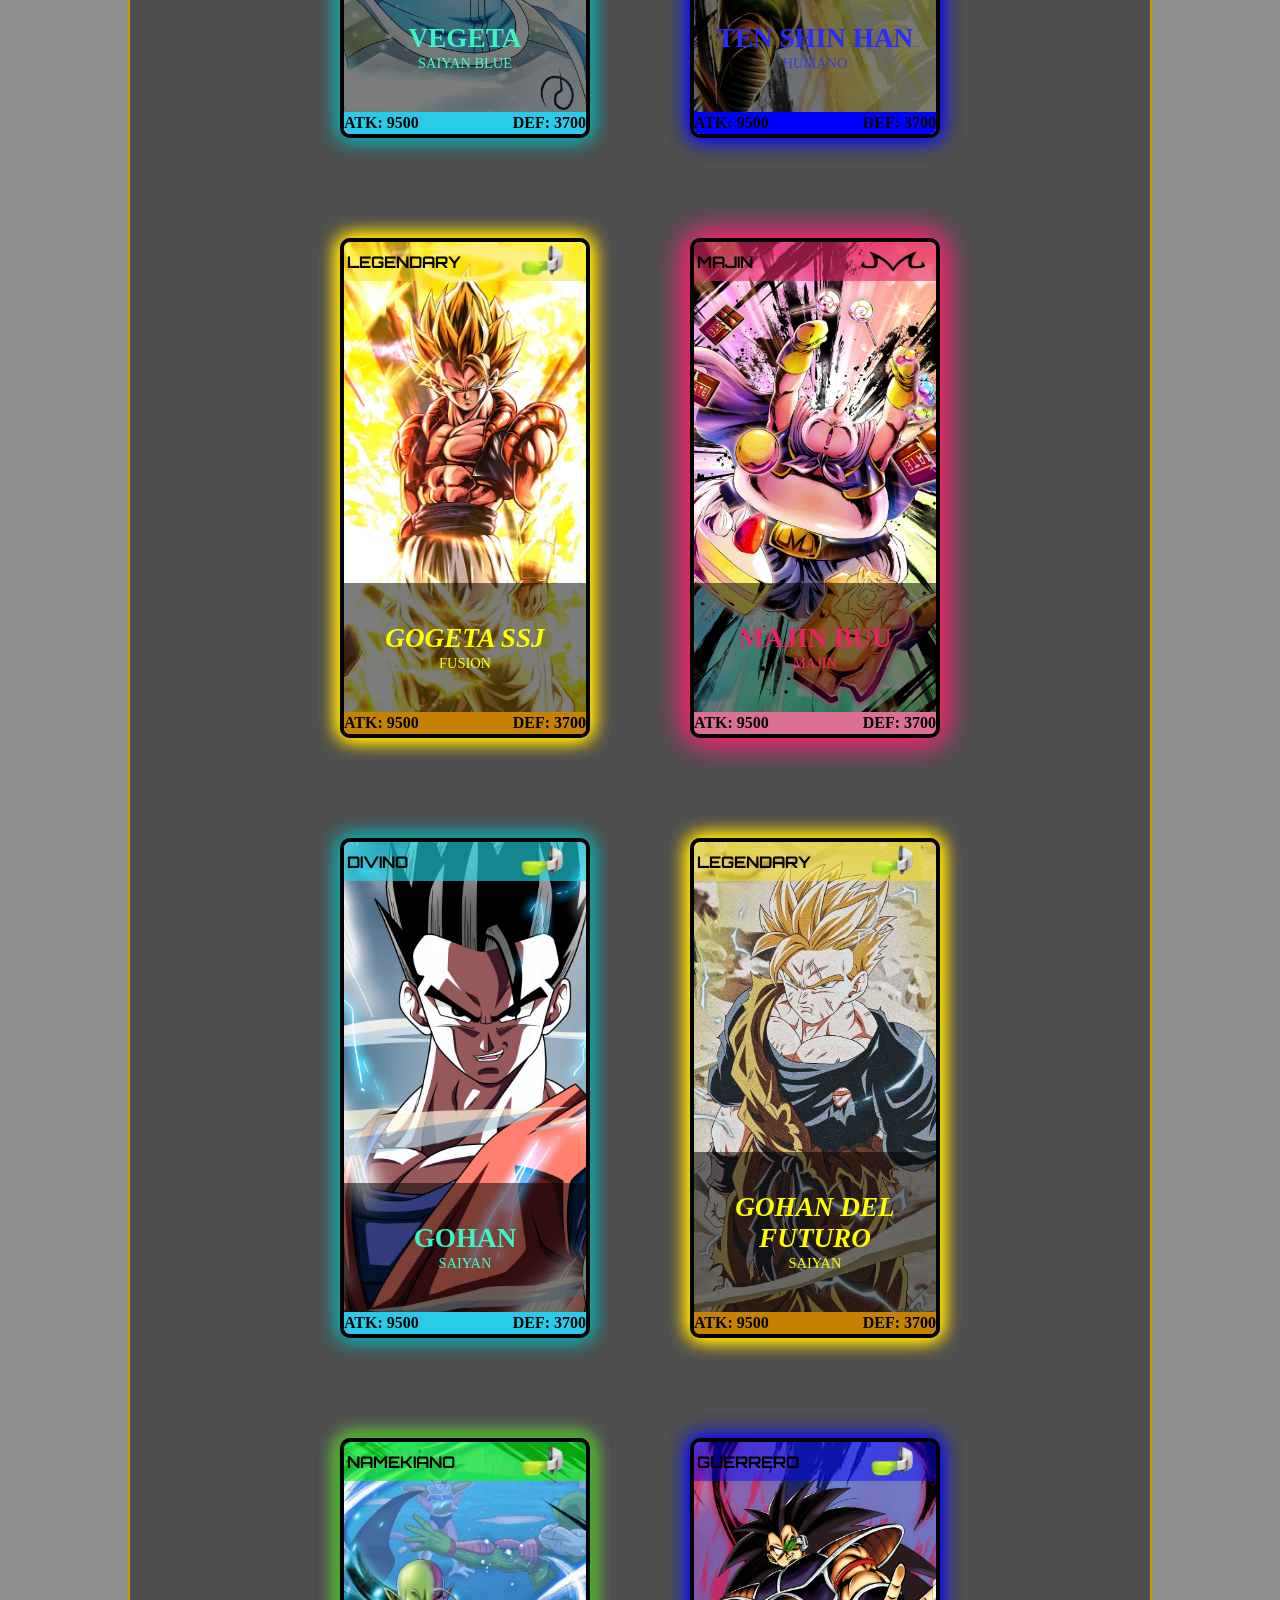
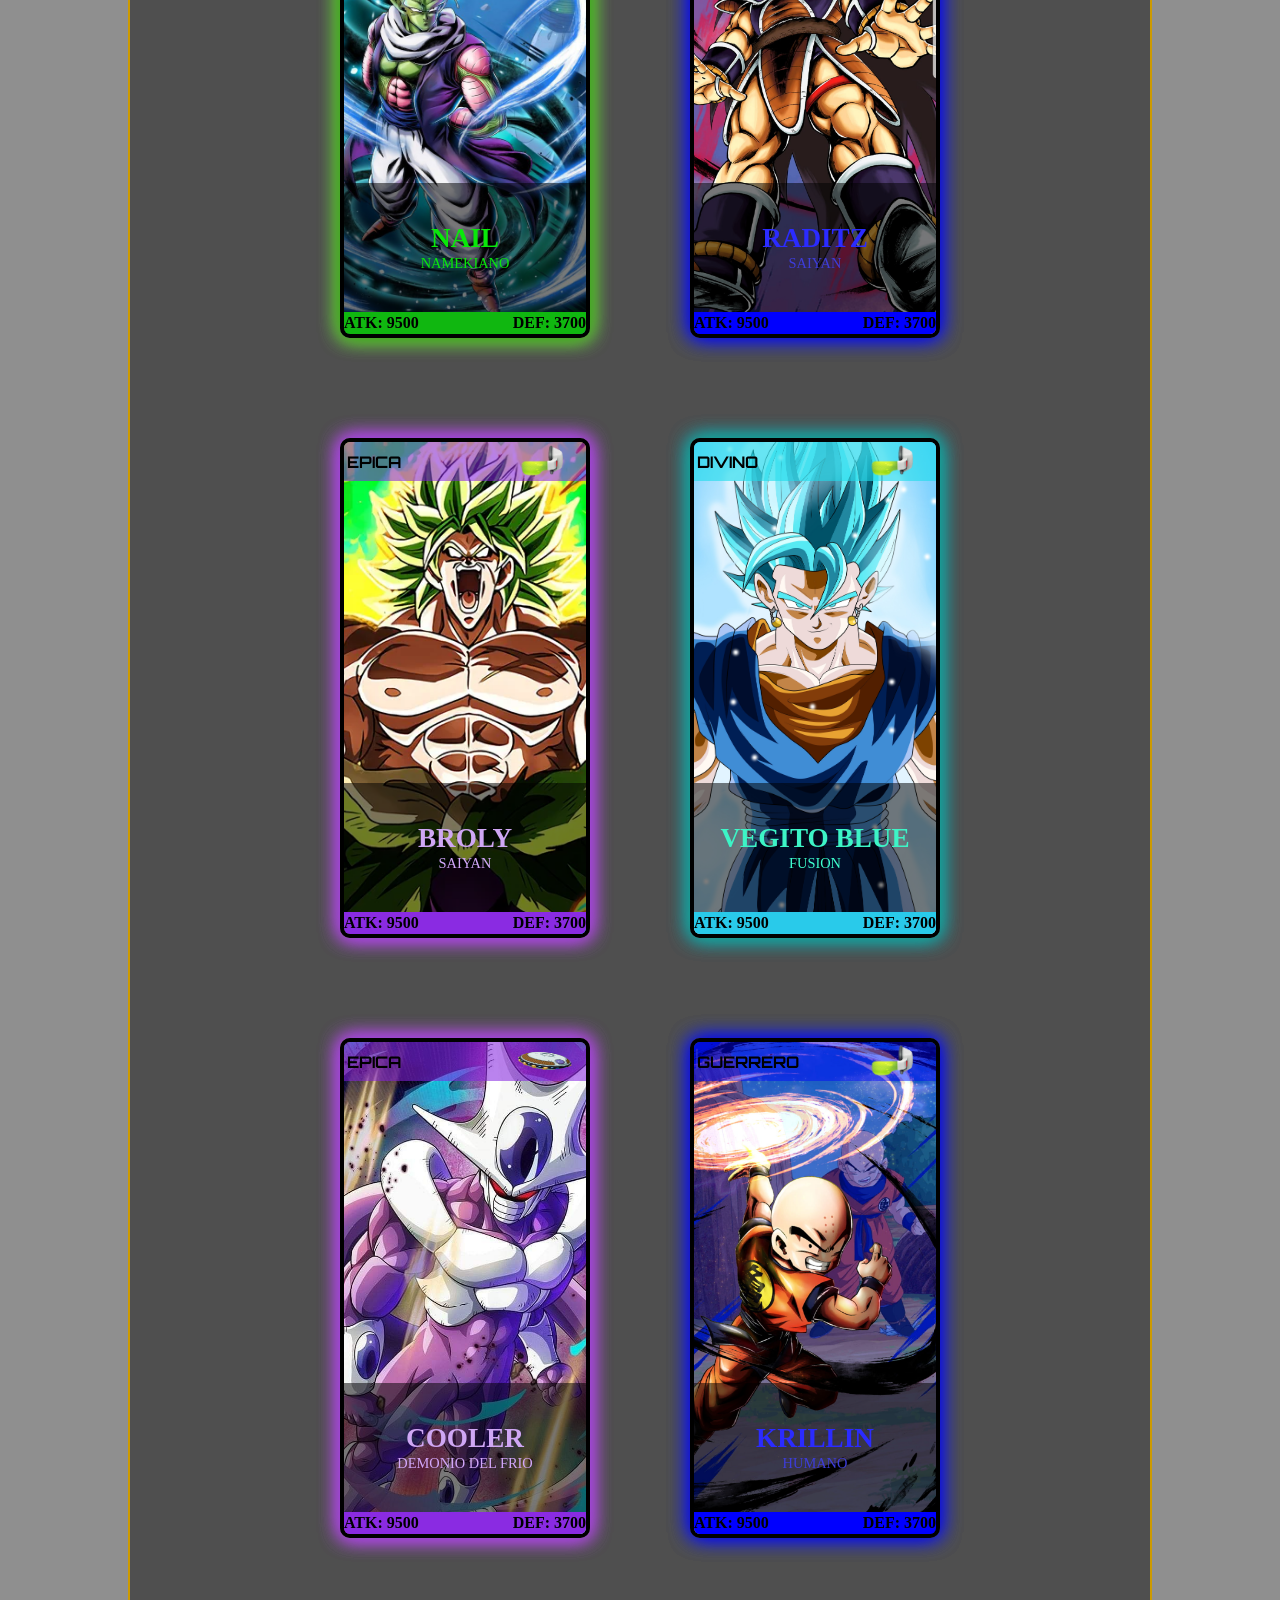
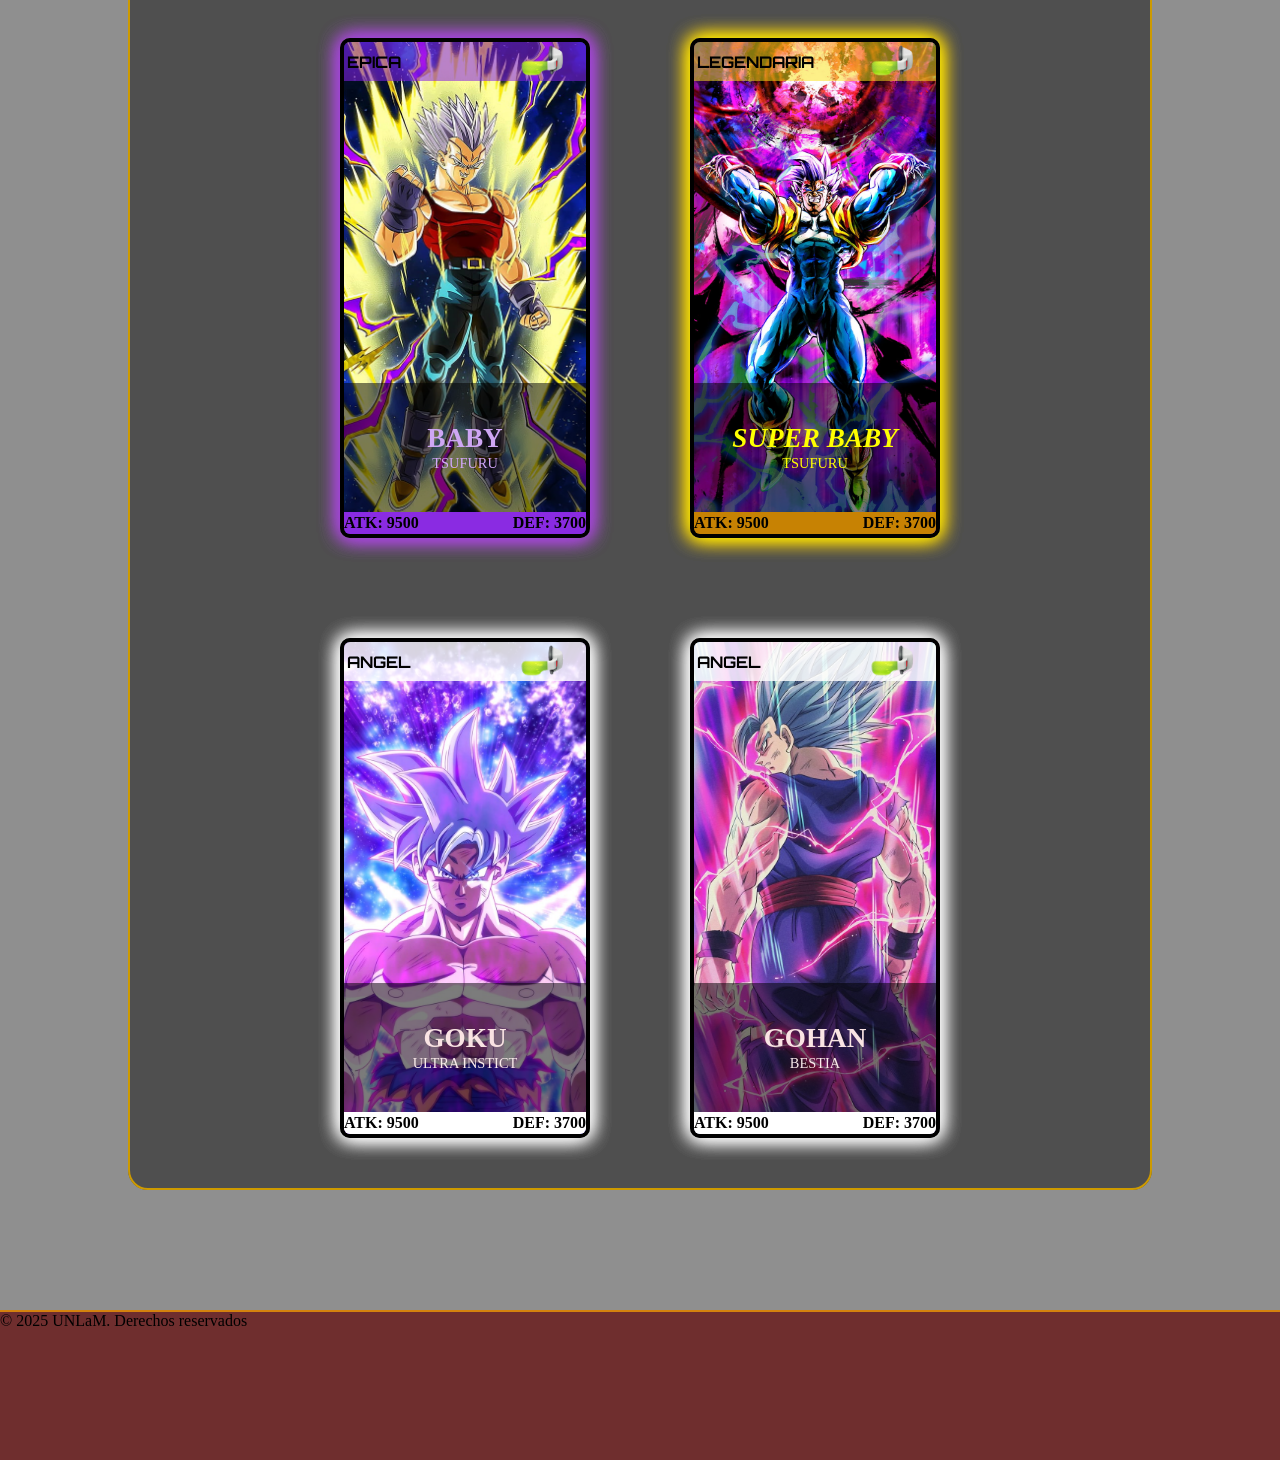
<file: HTML/album.html>
<!DOCTYPE html>
<html lang="en">
<head>
    <meta charset="UTF-8">
    <meta name="viewport" content="width=device-width, initial-scale=1.0">
    <link rel="icon" href="../img/esfera.png" type="img/png">

    <link rel="stylesheet" href="../CSS/style-album.css">
    <link rel="stylesheet" href="../CSS/style-card.css">

    <!-- TIPOGRAFIA -->
    <link rel="preconnect" href="https://fonts.googleapis.com">
    <link rel="preconnect" href="https://fonts.gstatic.com" crossorigin>
    <link href="https://fonts.googleapis.com/css2?family=Rajdhani:wght@300;400;500;600;700&display=swap" rel="stylesheet">
    <link rel="preconnect" href="https://fonts.googleapis.com">
    <link rel="preconnect" href="https://fonts.gstatic.com" crossorigin>
    <link href="https://fonts.googleapis.com/css2?family=Orbitron:wght@400..900&display=swap" rel="stylesheet">
    <link rel="preconnect" href="https://fonts.googleapis.com">
    <link rel="preconnect" href="https://fonts.gstatic.com" crossorigin>
    <link href="https://fonts.googleapis.com/css2?family=Bebas+Neue&family=Cinzel:wght@400..900&display=swap" rel="stylesheet">
    <link rel="preconnect" href="https://fonts.googleapis.com">
    <link rel="preconnect" href="https://fonts.gstatic.com" crossorigin>
    <link href="https://fonts.googleapis.com/css2?family=Cinzel:wght@400..900&display=swap" rel="stylesheet">
    
    <title>ALBUM</title>
</head>
<body>
    <header>
        <nav class="barra-nav">
            <div class="logo">
                <a href="../HTML/Index.html"><img src="../img/esfera.png" alt="logo dragon ball"></a>
            </div>
        <ul class="nav-links">
            <li>
                <a href="login.html">LOGIN</a>
            </li>
            <li>
                <a href="formulario-registro.html">REGISTER</a>
            </li>
            <li>
                <a href="#" class="activo">ALBUM</a>
            </li>
            <li>
                <a href="/HTML/perfil.html">PERFIL</a>
            </li>
        </ul>
    </nav>
    </header>
    <main class="main-album">
        <fieldset class="contenedor-card">
            <legend class="titulo-album">ALBUM</legend>
            
            <!----- GOKU ------->
            <article class="card legendary">
                <img src="../img/goku-fondo.jpg" alt="GOKU" class="img-card-fondo">
                <div class="header-card legendary">
                    <h4>LEGENDARIA</h4>
                    <img src="../img/logo-rastreador.png" class="img-logo">
                </div>
                <div class="footer-card">
                    <div class="nombre-card legendary">
                        <h1>GOKU</h1>
                        <span>SAIYAJIN</span>
                    </div>
                    <div class="atributos legendary">
                        <span>ATK: 9500</span>
                        <span>DEF: 3700</span>
                     </div>
                </div>
            </article>
            <!------- FREEZER  ----------->
            <article class="card epica">
                <img src="../img/freezer-fondo.png" alt="FREEZER" class="img-card-fondo">
                <div class="header-card epica">
                    <h4>EPICA</h4>
                    <img src="../img/logo-nave.png" class="img-logo">
                </div>
                <div class="footer-card">
                    <div class="nombre-card epica">
                        <h1>FREEZER</h1>
                        <span>DEMONIO DEL FRIO</span>
                    </div>
                    <div class="atributos epica">
                        <span>ATK: 9500</span>
                        <span>DEF: 3700</span>
                     </div>
                </div>
            </article>
            <!----- GOHAN ---------->
            <article class="card guerrero">
                <img src="../img/gohan.jpg" alt="GOHAN" class="img-card-fondo">
                <div class="header-card guerrero">
                    <h4>GUERRERO</h4>
                    <img src="../img/logo-rastreador.png" class="img-logo">
                </div>
                <div class="footer-card">
                    <div class="nombre-card guerrero">
                        <h1>GOHAN</h1>
                        <span>SAIYAJIN</span>
                    </div>
                    <div class="atributos guerrero">
                        <span>ATK: 9500</span>
                        <span>DEF: 3700</span>
                     </div>
                </div>
            </article>
            <!----- GOKU SSJ BLUE  ------>
            <article class="card divino">
                <img src="../img/gokublue.jpg" alt="GOKU SSJ BLUE" class="img-card-fondo">
                <div class="header-card divino">
                    <h4>DIVINO</h4>
                    <img src="../img/logo-rastreador.png" class="img-logo">
                </div>
                <div class="footer-card">
                    <div class="nombre-card divino">
                        <h1>GOKU</h1>
                        <span>SSJ BLUE</span>
                    </div>
                    <div class="atributos divino">
                        <span>ATK: 9500</span>
                        <span>DEF: 3700</span>
                     </div>
                </div>
            </article>
            <!------- WHIS --------->
            <article class="card angel">
                <img src="../img/whis2.jpg" alt="WHIS" class="img-card-fondo">
                <div class="header-card angel">
                    <h4>ANGEL</h4>
                    <img src="../img/logo-rastreador.png" class="img-logo">
                </div>
                <div class="footer-card">
                    <div class="nombre-card angel">
                        <h1>WHIS</h1>
                        <span>ANGEL</span>
                    </div>
                    <div class="atributos angel">
                        <span>ATK: ?</span>
                        <span>DEF: ?</span>
                     </div>
                </div>
            </article>
            <!------ BILLS --------->
            <article class="card dios">
                <img src="../img/bills2.jpg" alt="BEERUS" class="img-card-fondo">
                <div class="header-card dios">
                    <h4>DIOS</h4>
                    <img src="../img/logo-rastreador.png" class="img-logo">
                </div>
                <div class="footer-card">
                    <div class="nombre-card dios">
                        <h1>BILLS</h1>
                        <span>DIOS</span>
                    </div>
                    <div class="atributos dios">
                        <span>ATK: 9500</span>
                        <span>DEF: 3700</span>
                     </div>
                </div>
            </article>
            <!------ PICCOLO -------->
            <article class="card namekiano">
                <img src="../img/piccolo.jpg" alt="BEERUS" class="img-card-fondo">
                <div class="header-card namekiano">
                    <h4>NAMEKIANO</h4>
                    <img src="../img/logo-rastreador.png" class="img-logo">
                </div>
                <div class="footer-card">
                    <div class="nombre-card namekiano">
                        <h1>PICCOLO</h1>
                        <span>NAMEKIANO</span>
                    </div>
                    <div class="atributos namekiano">
                        <span>ATK: 9500</span>
                        <span>DEF: 3700</span>
                     </div>
                </div>
            </article>
            <!------- KID BUU -------->
            <article class="card majin">
                <img src="../img/kidbuu.jpg" alt="KID BUU" class="img-card-fondo">
                <div class="header-card majin">
                    <h4>MAJIN</h4>
                    <img src="../img/logo-majin.png" class="img-logo">
                </div>
                <div class="footer-card">
                    <div class="nombre-card majin">
                        <h1>KID BUU</h1>
                        <span>MAJIN</span>
                    </div>
                    <div class="atributos majin">
                        <span>ATK: 9500</span>
                        <span>DEF: 3700</span>
                     </div>
                </div>
            </article>
            <!--------- CELL ------------->
            <article class="card legendary">
                <img src="../img/cell.jpg" alt="CELL" class="img-card-fondo">
                <div class="header-card legendary">
                    <h4>LEGENDARY</h4>
                    <img src="../img/logo-patrulla-roja.png" class="img-logo">
                </div>
                <div class="footer-card">
                    <div class="nombre-card legendary">
                        <h1>CELL PERFECTO</h1>
                        <span>BIO-ANDROIDE</span>
                    </div>
                    <div class="atributos legendary">
                        <span>ATK: 9500</span>
                        <span>DEF: 3700</span>
                     </div>
                </div>
            </article>
            <!------ ANDROIDE 17  ------>
            <article class="card epica">
                <img src="../img/androide17.jpg" alt="ANDROIDE 17" class="img-card-fondo">
                <div class="header-card epica">
                    <h4>EPICA</h4>
                    <img src="../img/logo-patrulla-roja.png" class="img-logo">
                </div>
                <div class="footer-card">
                    <div class="nombre-card epica">
                        <h1>N°17</h1>
                        <span>ANDROIDE</span>
                    </div>
                    <div class="atributos epica">
                        <span>ATK: 9500</span>
                        <span>DEF: 3700</span>
                     </div>
                </div>
            </article>
            <!---------- GOHAN SSJ2 ----------->
            <article class="card legendary">
                <img src="../img/gohanssj2.jpg" alt="GOHAN SSJ2" class="img-card-fondo">
                <div class="header-card legendary">
                    <h4>LEGENDARY</h4>
                    <img src="../img/logo-rastreador.png" class="img-logo">
                </div>
                <div class="footer-card">
                    <div class="nombre-card legendary">
                        <h1>GOHAN SSJ2</h1>
                        <span>SAIYAN</span>
                    </div>
                    <div class="atributos legendary">
                        <span>ATK: 9500</span>
                        <span>DEF: 3700</span>
                     </div>
                </div>
            </article>
            <!------- GOKU SSJ GOD ------->
            <article class="card dios">
                <img src="../img/gokussjgod.jpg" alt="BEERUS" class="img-card-fondo">
                <div class="header-card dios">
                    <h4>DIOS</h4>
                    <img src="../img/logo-rastreador.png" class="img-logo">
                </div>
                <div class="footer-card">
                    <div class="nombre-card dios">
                        <h1>GOKU</h1>
                        <span>SAIYAN DIOS</span>
                    </div>
                    <div class="atributos dios">
                        <span>ATK: 9500</span>
                        <span>DEF: 3700</span>
                     </div>
                </div>
            </article>
            <!------- TRUNKS FUTURO ------->
            <article class="card legendary">
                <img src="../img/trunksfuturossj.jpg" alt="TRUNKS FUTURO" class="img-card-fondo">
                <div class="header-card legendary">
                    <h4>LEGENDARY</h4>
                    <img src="../img/logo-rastreador.png" class="img-logo">
                </div>
                <div class="footer-card">
                    <div class="nombre-card legendary">
                        <h1>TRUNKS SSJ</h1>
                        <span>SAIYAN</span>
                    </div>
                    <div class="atributos legendary">
                        <span>ATK: 9500</span>
                        <span>DEF: 3700</span>
                     </div>
                </div>
            </article>
            <!------- GOTEN ------->
            <article class="card guerrero">
                <img src="../img/goten.jpg" alt="GOTEN" class="img-card-fondo">
                <div class="header-card guerrero">
                    <h4>GUERRERO</h4>
                    <img src="../img/logo-rastreador.png" class="img-logo">
                </div>
                <div class="footer-card">
                    <div class="nombre-card guerrero">
                        <h1>GOTEN</h1>
                        <span>SAIYAN</span>
                    </div>
                    <div class="atributos guerrero">
                        <span>ATK: 9500</span>
                        <span>DEF: 3700</span>
                     </div>
                </div>
            </article>
            <!------- VEGETA SSJ BLUE ------->
            <article class="card divino">
                <img src="../img/vegeta-blue.jpg" alt="VEGETA SSJ BLUE " class="img-card-fondo">
                <div class="header-card divino">
                    <h4>DIVINO</h4>
                    <img src="../img/logo-rastreador.png" class="img-logo">
                </div>
                <div class="footer-card">
                    <div class="nombre-card divino">
                        <h1>VEGETA</h1>
                        <span>SAIYAN BLUE</span>
                    </div>
                    <div class="atributos divino">
                        <span>ATK: 9500</span>
                        <span>DEF: 3700</span>
                     </div>
                </div>
            </article>
            <!------- TEN SHIN HAN ------->
            <article class="card guerrero">
                <img src="../img/tenshinhan.jpg" alt="TEN SHIN HAN" class="img-card-fondo">
                <div class="header-card guerrero">
                    <h4>GUERRERO</h4>
                    <img src="../img/logo-rastreador.png" class="img-logo">
                </div>
                <div class="footer-card">
                    <div class="nombre-card guerrero">
                        <h1>TEN SHIN HAN</h1>
                        <span>HUMANO</span>
                    </div>
                    <div class="atributos guerrero">
                        <span>ATK: 9500</span>
                        <span>DEF: 3700</span>
                     </div>
                </div>
            </article>
            <!------- GOGETA ------->
            <article class="card legendary">
                <img src="../img/gogeta-ssj.jpg" alt="GOGETA SSJ" class="img-card-fondo">
                <div class="header-card legendary">
                    <h4>LEGENDARY</h4>
                    <img src="../img/logo-rastreador.png" class="img-logo">
                </div>
                <div class="footer-card">
                    <div class="nombre-card legendary">
                        <h1>GOGETA SSJ</h1>
                        <span>FUSION</span>
                    </div>
                    <div class="atributos legendary">
                        <span>ATK: 9500</span>
                        <span>DEF: 3700</span>
                     </div>
                </div>
            </article>
            <!------- MAJIN BUU ------->
            <article class="card majin">
                <img src="../img/majinbuu.jpg" alt="MAJIN BUU" class="img-card-fondo">
                <div class="header-card majin">
                    <h4>MAJIN</h4>
                    <img src="../img/logo-majin.png" class="img-logo">
                </div>
                <div class="footer-card">
                    <div class="nombre-card majin">
                        <h1>MAJIN BUU</h1>
                        <span>MAJIN</span>
                    </div>
                    <div class="atributos majin">
                        <span>ATK: 9500</span>
                        <span>DEF: 3700</span>
                     </div>
                </div>
            </article>
            <!------- GOHAN DEFINITIVO ------->
            <article class="card divino">
                <img src="../img/gohan-definitivo.jpg" alt="GOHAN DEFINITIVO" class="img-card-fondo">
                <div class="header-card divino">
                    <h4>DIVINO</h4>
                    <img src="../img/logo-rastreador.png" class="img-logo">
                </div>
                <div class="footer-card">
                    <div class="nombre-card divino">
                        <h1>GOHAN</h1>
                        <span>SAIYAN</span>
                    </div>
                    <div class="atributos divino">
                        <span>ATK: 9500</span>
                        <span>DEF: 3700</span>
                     </div>
                </div>
            </article>
            <!------- GOHAN DEL FUTURO ------->
            <article class="card legendary">
                <img src="../img/gohandelfuturo.jpg" alt="GOHAN DEL FUTURO" class="img-card-fondo">
                <div class="header-card legendary">
                    <h4>LEGENDARY</h4>
                    <img src="../img/logo-rastreador.png" class="img-logo">
                </div>
                <div class="footer-card">
                    <div class="nombre-card legendary" id="gohanfuturo-name">
                        <h1>GOHAN DEL FUTURO</h1>
                        <span>SAIYAN</span>
                    </div>
                    <div class="atributos legendary">
                        <span>ATK: 9500</span>
                        <span>DEF: 3700</span>
                     </div>
                </div>
            </article>
            <!------- NAIL ------->
            <article class="card namekiano">
                <img src="../img/nail.jpg" alt="NAIL" class="img-card-fondo">
                <div class="header-card namekiano">
                    <h4>NAMEKIANO</h4>
                    <img src="../img/logo-rastreador.png" class="img-logo">
                </div>
                <div class="footer-card">
                    <div class="nombre-card namekiano">
                        <h1>NAIL</h1>
                        <span>NAMEKIANO</span>
                    </div>
                    <div class="atributos namekiano">
                        <span>ATK: 9500</span>
                        <span>DEF: 3700</span>
                     </div>
                </div>
            </article>
            <!------- RADITZ ------->
            <article class="card guerrero">
                <img src="../img/raditz.jpg" alt="RADITZ" class="img-card-fondo">
                <div class="header-card guerrero">
                    <h4>GUERRERO</h4>
                    <img src="../img/logo-rastreador.png" class="img-logo">
                </div>
                <div class="footer-card">
                    <div class="nombre-card guerrero">
                        <h1>RADITZ</h1>
                        <span>SAIYAN</span>
                    </div>
                    <div class="atributos guerrero">
                        <span>ATK: 9500</span>
                        <span>DEF: 3700</span>
                     </div>
                </div>
            </article>
            <!------- BROLY ------->
            <article class="card epica">
                <img src="../img/broly.jpg" alt="BROLY" class="img-card-fondo">
                <div class="header-card epica">
                    <h4>EPICA</h4>
                    <img src="../img/logo-rastreador.png" class="img-logo">
                </div>
                <div class="footer-card">
                    <div class="nombre-card epica">
                        <h1>BROLY</h1>
                        <span>SAIYAN</span>
                    </div>
                    <div class="atributos epica">
                        <span>ATK: 9500</span>
                        <span>DEF: 3700</span>
                     </div>
                </div>
            </article>
            <!------- VEGITO BLUE ------->
            <article class="card divino">
                <img src="../img/vegito-blue.jpg" alt="VEGITO BLUE" class="img-card-fondo">
                <div class="header-card divino">
                    <h4>DIVINO</h4>
                    <img src="../img/logo-rastreador.png" class="img-logo">
                </div>
                <div class="footer-card">
                    <div class="nombre-card divino">
                        <h1>VEGITO BLUE</h1>
                        <span>FUSION</span>
                    </div>
                    <div class="atributos divino">
                        <span>ATK: 9500</span>
                        <span>DEF: 3700</span>
                     </div>
                </div>
            </article>
            <!------- COOLER ------->
            <article class="card epica">
                <img src="../img/cooler.jpg" alt="COOLER" class="img-card-fondo">
                <div class="header-card epica">
                    <h4>EPICA</h4>
                    <img src="../img/logo-nave.png" class="img-logo">
                </div>
                <div class="footer-card">
                    <div class="nombre-card epica">
                        <h1>COOLER</h1>
                        <span>DEMONIO DEL FRIO</span>
                    </div>
                    <div class="atributos epica">
                        <span>ATK: 9500</span>
                        <span>DEF: 3700</span>
                     </div>
                </div>
            </article>
            <!------- KRILLIN ------->
            <article class="card guerrero">
                <img src="../img/krillin.jpg" alt="KRILLIN" class="img-card-fondo">
                <div class="header-card guerrero">
                    <h4>GUERRERO</h4>
                    <img src="../img/logo-rastreador.png" class="img-logo">
                </div>
                <div class="footer-card">
                    <div class="nombre-card guerrero">
                        <h1>KRILLIN</h1>
                        <span>HUMANO</span>
                    </div>
                    <div class="atributos guerrero">
                        <span>ATK: 9500</span>
                        <span>DEF: 3700</span>
                     </div>
                </div>
            </article>
            <!------- BABY VEGETA ------->
            <article class="card epica">
                <img src="../img/baby-vegeta.jpg" alt="BABY VEGETA" class="img-card-fondo">
                <div class="header-card epica">
                    <h4>EPICA</h4>
                    <img src="../img/logo-rastreador.png" class="img-logo">
                </div>
                <div class="footer-card">
                    <div class="nombre-card epica">
                        <h1>BABY</h1>
                        <span>TSUFURU</span>
                    </div>
                    <div class="atributos epica">
                        <span>ATK: 9500</span>
                        <span>DEF: 3700</span>
                     </div>
                </div>
            </article><!------- SUPER BABY VEGETA ------->
            <article class="card legendary">
                <img src="../img/super-baby.jpg" alt="SUPER BABY VEGETA" class="img-card-fondo">
                <div class="header-card legendary">
                    <h4>LEGENDARIA</h4>
                    <img src="../img/logo-rastreador.png" class="img-logo">
                </div>
                <div class="footer-card">
                    <div class="nombre-card legendary">
                        <h1>SUPER BABY</h1>
                        <span>TSUFURU</span>
                    </div>
                    <div class="atributos legendary">
                        <span>ATK: 9500</span>
                        <span>DEF: 3700</span>
                     </div>
                </div>
            </article>
            <!------- GOKU ULTRA INSTICT DOMINADO ------->
            <article class="card angel">
                <img src="../img/goku-ultrainstict-dominado.jpg" alt="GOKU UID" class="img-card-fondo">
                <div class="header-card angel">
                    <h4>ANGEL</h4>
                    <img src="../img/logo-rastreador.png" class="img-logo">
                </div>
                <div class="footer-card">
                    <div class="nombre-card angel">
                        <h1>GOKU</h1>
                        <span>ULTRA INSTICT</span>
                    </div>
                    <div class="atributos angel">
                        <span>ATK: 9500</span>
                        <span>DEF: 3700</span>
                     </div>
                </div>
            </article>
            <!------- GOHAN BESTIA ------->
            <article class="card angel">
                <img src="../img/gohan-bestia.jpg" alt="GOKU UID" class="img-card-fondo">
                <div class="header-card angel">
                    <h4>ANGEL</h4>
                    <img src="../img/logo-rastreador.png" class="img-logo">
                </div>
                <div class="footer-card">
                    <div class="nombre-card angel">
                        <h1>GOHAN</h1>
                        <span>BESTIA</span>
                    </div>
                    <div class="atributos angel">
                        <span>ATK: 9500</span>
                        <span>DEF: 3700</span>
                     </div>
                </div>
            </article>                        
        </fieldset>
    </main>
    <footer>
       © 2025 UNLaM. Derechos reservados 
    </footer>
</body>
</html>
</file>
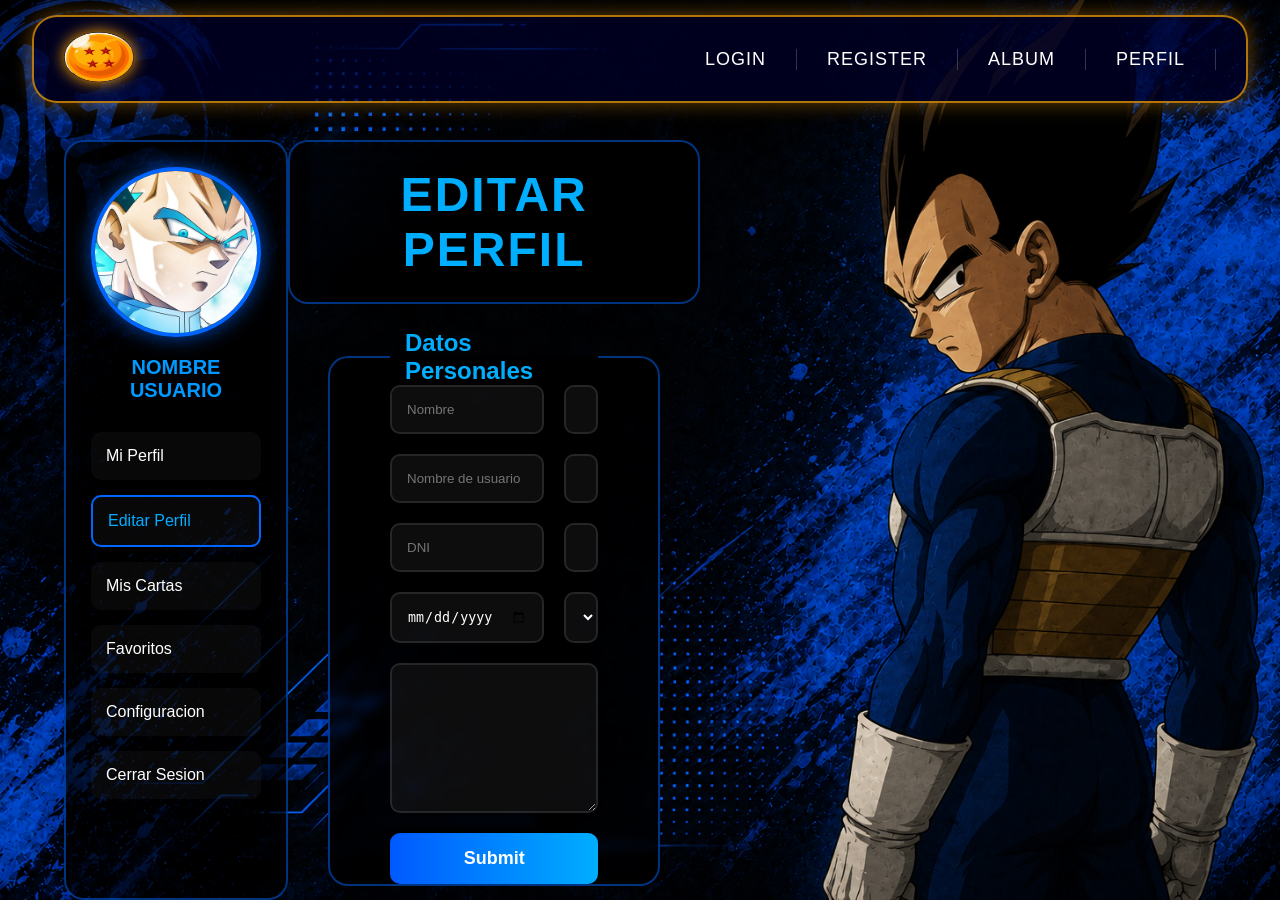
<file: HTML/editar-perfil.html>
<!DOCTYPE html>
<html lang="en">
<head>
    <meta charset="UTF-8">
    <meta name="viewport"content="width=device-width, initial-scale=1.0">
    <link rel="stylesheet"href="../CSS/style-editar-perfil.css">
    <link rel="icon"href="../img/esfera.png">
    <title>EDITAR PERFIL</title>
</head>
<body>
    <header>
        <nav class="barra-nav">
            <div class="logo">
                <a href="../HTML/Index.html">
                    <img src="../img/esfera.png"
                    alt="logo dragon ball">
                </a>
            </div>
            <ul class="nav-links">
                <li>
                    <a href="login.html ">LOGIN</a>
                </li>
                <li>
                    <a href="formulario-registro.html">REGISTER</a>
                </li>
                <li>
                    <a href="album.html">ALBUM</a>
                </li>
                <li>
                    <a href="perfil.html">
                        PERFIL
                    </a>
                </li>
            </ul>
        </nav>
    </header>
    <!-- MuAIN -->
    <main>
        <div class="contenedor-editar">
            <!-- NAV PERFIL -->
            <aside class="nav-perfil">
                <figure class="foto-perfil">
                    <img src="../img/vegeta-blue.jpg"
                    alt="VEGETA BLUE">
                    <figcaption>
                        NOMBRE USUARIO
                    </figcaption>
                </figure>
                <nav class="lista-perfil">
                    <ul>
                        <li>
                            Mi Perfil
                        </li>
                        <li class="link-activo">
                            Editar Perfil
                        </li>
                        <li>
                            Mis Cartas
                        </li>
                        <li>
                            Favoritos
                        </li>
                        <li>
                         Configuracion
                        </li>
                        <li>
                            Cerrar Sesion
                        </li>
                    </ul>
                </nav>
            </aside>
            <section class="info-perfil">
                <!-- TITULO -->
                <div class="titulo-central">
                    <h2>
                        EDITAR PERFIL
                    </h2>
                </div>
                <div class="datos-usuarios">
                    <form action="">
                        <fieldset>
                            <legend>
                                Datos Personales
                            </legend>
                            <input type="text"placeholder="Nombre">
                            <input type="text"placeholder="Apellido">
                            <input type="text"placeholder="Nombre de usuario">
                            <input type="email"placeholder="Correo Electronico">
                            <input type="number"placeholder="DNI">
                            <input type="tel"placeholder="+54 9 11 1234-5678">
                            <input type="date">
                            <select>
                                <option value="">
                                    Seleccionar Pais
                                </option>
                                <option value="argentina">
                                    Argentina
                                </option>
                                <option value="uruguay">
                                    Uruguay
                                </option>
                                <option value="brasil">
                                    Brasil
                                </option>
                                <option value="mexico">
                                    Mexico
                                </option>
                                <option value="espana">
                                    España
                                </option>
                            </select>
                            <textarea
                            placeholder="Descripcion del perfil">
                            </textarea>
                            <input type="submit"class="boton-guardar">
                        </fieldset>
                    </form>
                </div>
            </section>
        </div>
    </main>
</body>
</html>
</file>
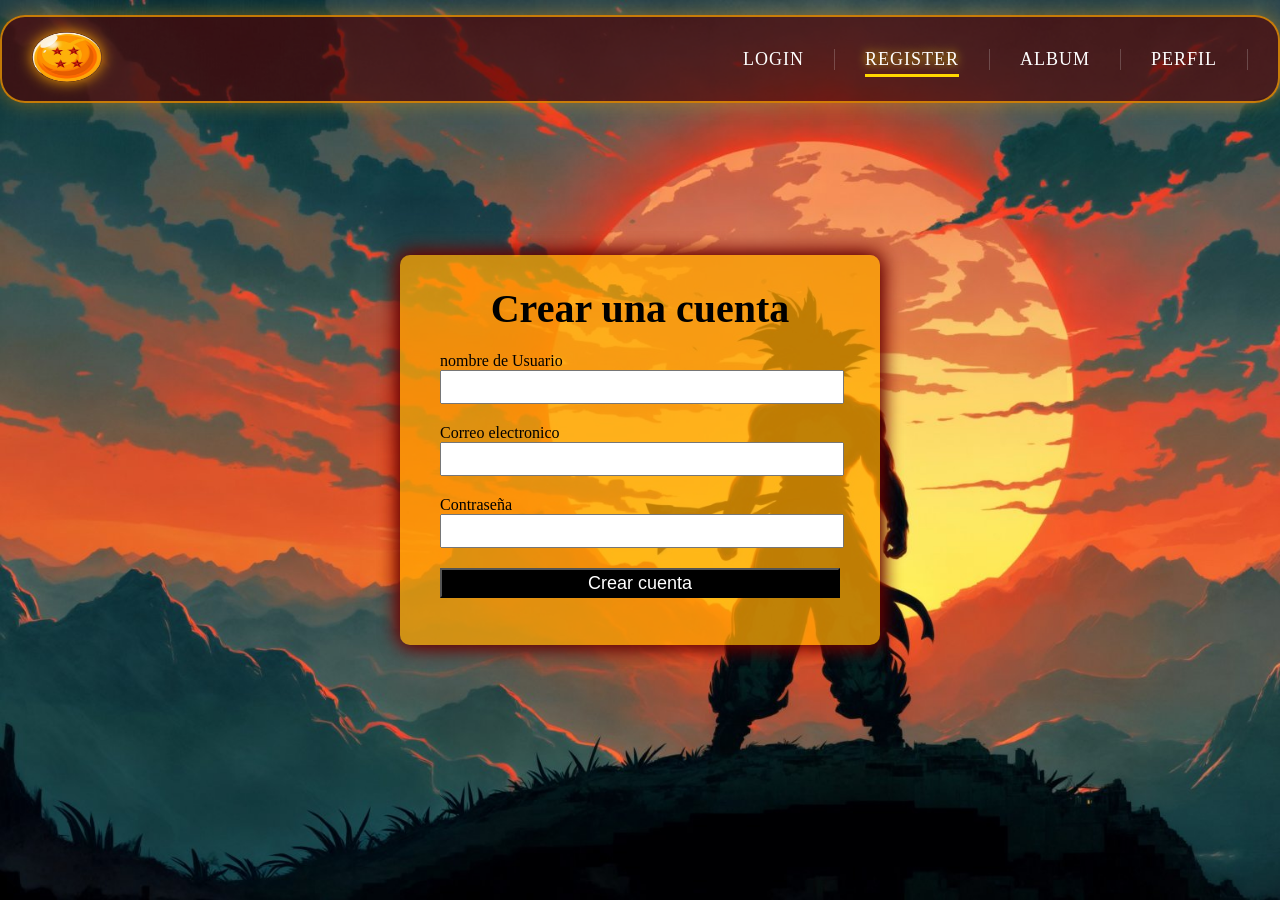
<file: HTML/formulario-registro.html>
<!DOCTYPE html>
<html lang="en">

<head>
    <meta charset="UTF-8">
    <meta name="viewport" content="width=device-width, initial-scale=1.0">
    <title>Registro</title>
    <link rel="stylesheet" href="../CSS/style-registro.css">
    <link rel="icon" href="../img/esfera.png" type="image/png">
</head>

<body>
    <header>
        <nav class="barra-nav">
            <div class="logo">
                <a href="../HTML/Index.html"><img src="../img/esfera.png" alt="logo dragon ball"></a>
            </div>
                <ul class="nav-links">
                    <li>
                        <a href="login.html">LOGIN</a>
                    </li>
                    <li>
                        <a href="#" class="activo">REGISTER</a>
                    </li>
                     <li>
                        <a href="album.html">ALBUM</a>
                    </li>
                    <li>
                        <a href="perfil.html">PERFIL</a>
                    </li>
                </ul>
         </nav>
    </header>

    <main>
        <form class="formulario">
            <h2>Crear una cuenta</h2>
            <label for="nombre_usuario">nombre de Usuario</label>
            <input type="text" id="nombre_usuario" class="campo" required>

            <label for="correo">Correo electronico</label>
            <input type="email" id="correo" class="campo" required>

            <label for="contrasenia">Contraseña</label>
            <input type="password" id="contrasenia" class="campo" required>

            <button type="submit" class="boton-crear-cuenta"><a href="./login.html">Crear cuenta</a></button>
        </form>
    </main>
</body>

</html>
</file>
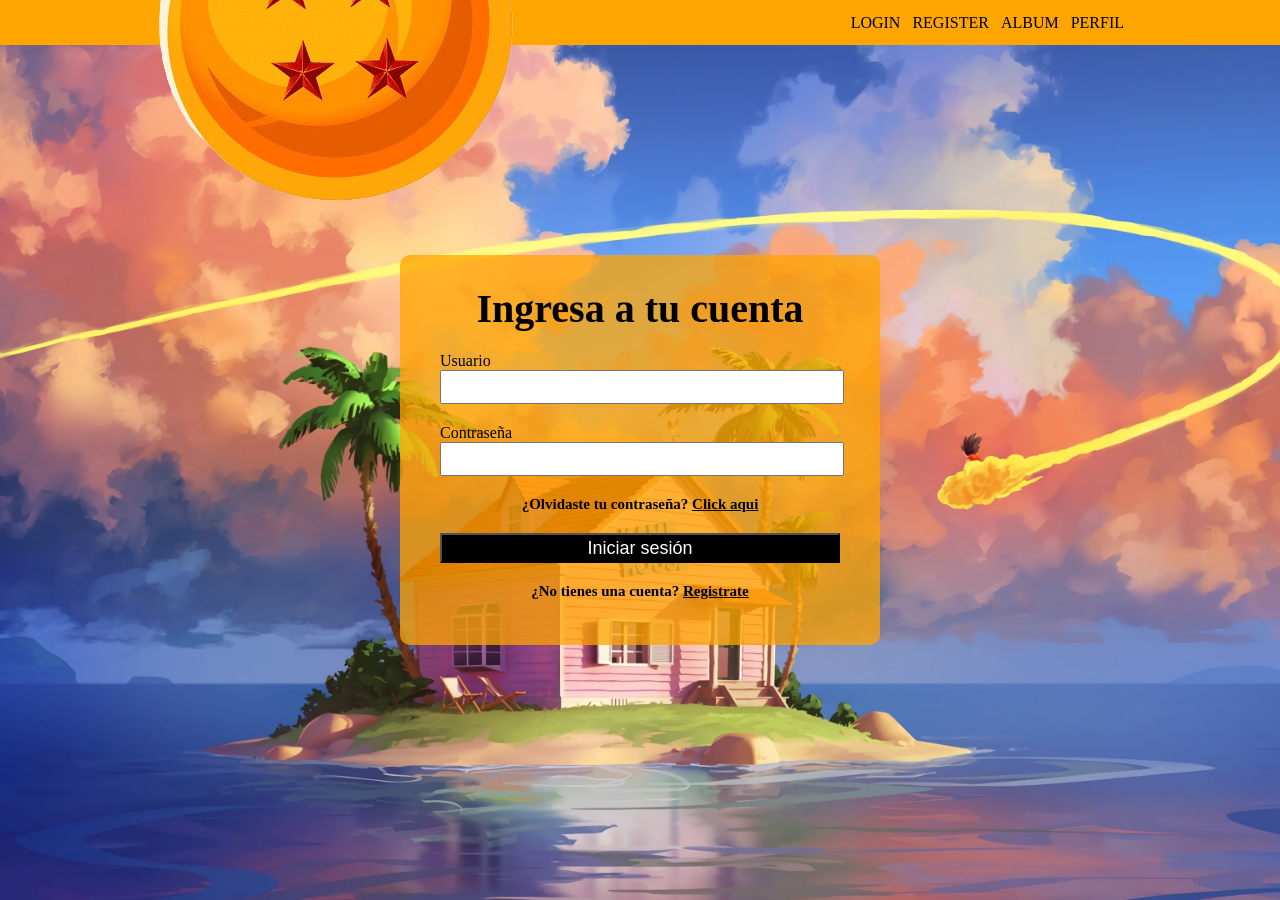
<file: HTML/login.html>
<!DOCTYPE html>
<html lang="en">

<head>
    <meta charset="UTF-8">
    <meta name="viewport" content="width=device-width, initial-scale=1.0">
    <title>Login</title>
    <link rel="stylesheet" href="../CSS/style-login.css">
    <link rel="icon" href="../img/esfera.png" type="image/png">
</head>

<body>
    <header class="cotenedor-nav">
        <nav class="barra-nav">
            <div class="logo">
                <a href="../HTML/Index.html"><img src="../img/esfera.png" alt="logo dragon ball"></a>
            </div>
                <ul class="nav-links">
                    <li>
                        <a href="#" class="activo">LOGIN</a>
                    </li>
                    <li>
                        <a href="formulario-registro.html">REGISTER</a>
                    </li>
                     <li>
                        <a href="album.html">ALBUM</a>
                    </li>
                    <li>
                        <a href="perfil.html">PERFIL</a>
                    </li>
                </ul>
         </nav>
    </header>
    <main>
        <form class="formulario">
            <h2>Ingresa a tu cuenta</h2>

            <label for="campo-usuario">Usuario</label>
            <input class="campo" type="text" placeholder="" id="campo-usuario" required>

            <label for="campo-contraseña">Contraseña</label>
            <input class="campo" type="password" placeholder="" id="campo-contraseña" required>

            <p id="recuperar-contrasenia">¿Olvidaste tu contraseña?
                <a href="recuperar-password.html">Click aqui</a>
            </p>

            <button type="submit">Iniciar sesión</button>
            
            <p id="registrarse">¿No tienes una cuenta?
                <a href="formulario-registro.html">Registrate</a>
            </p>
        </form>
    </main>
</body>
</html>
</file>
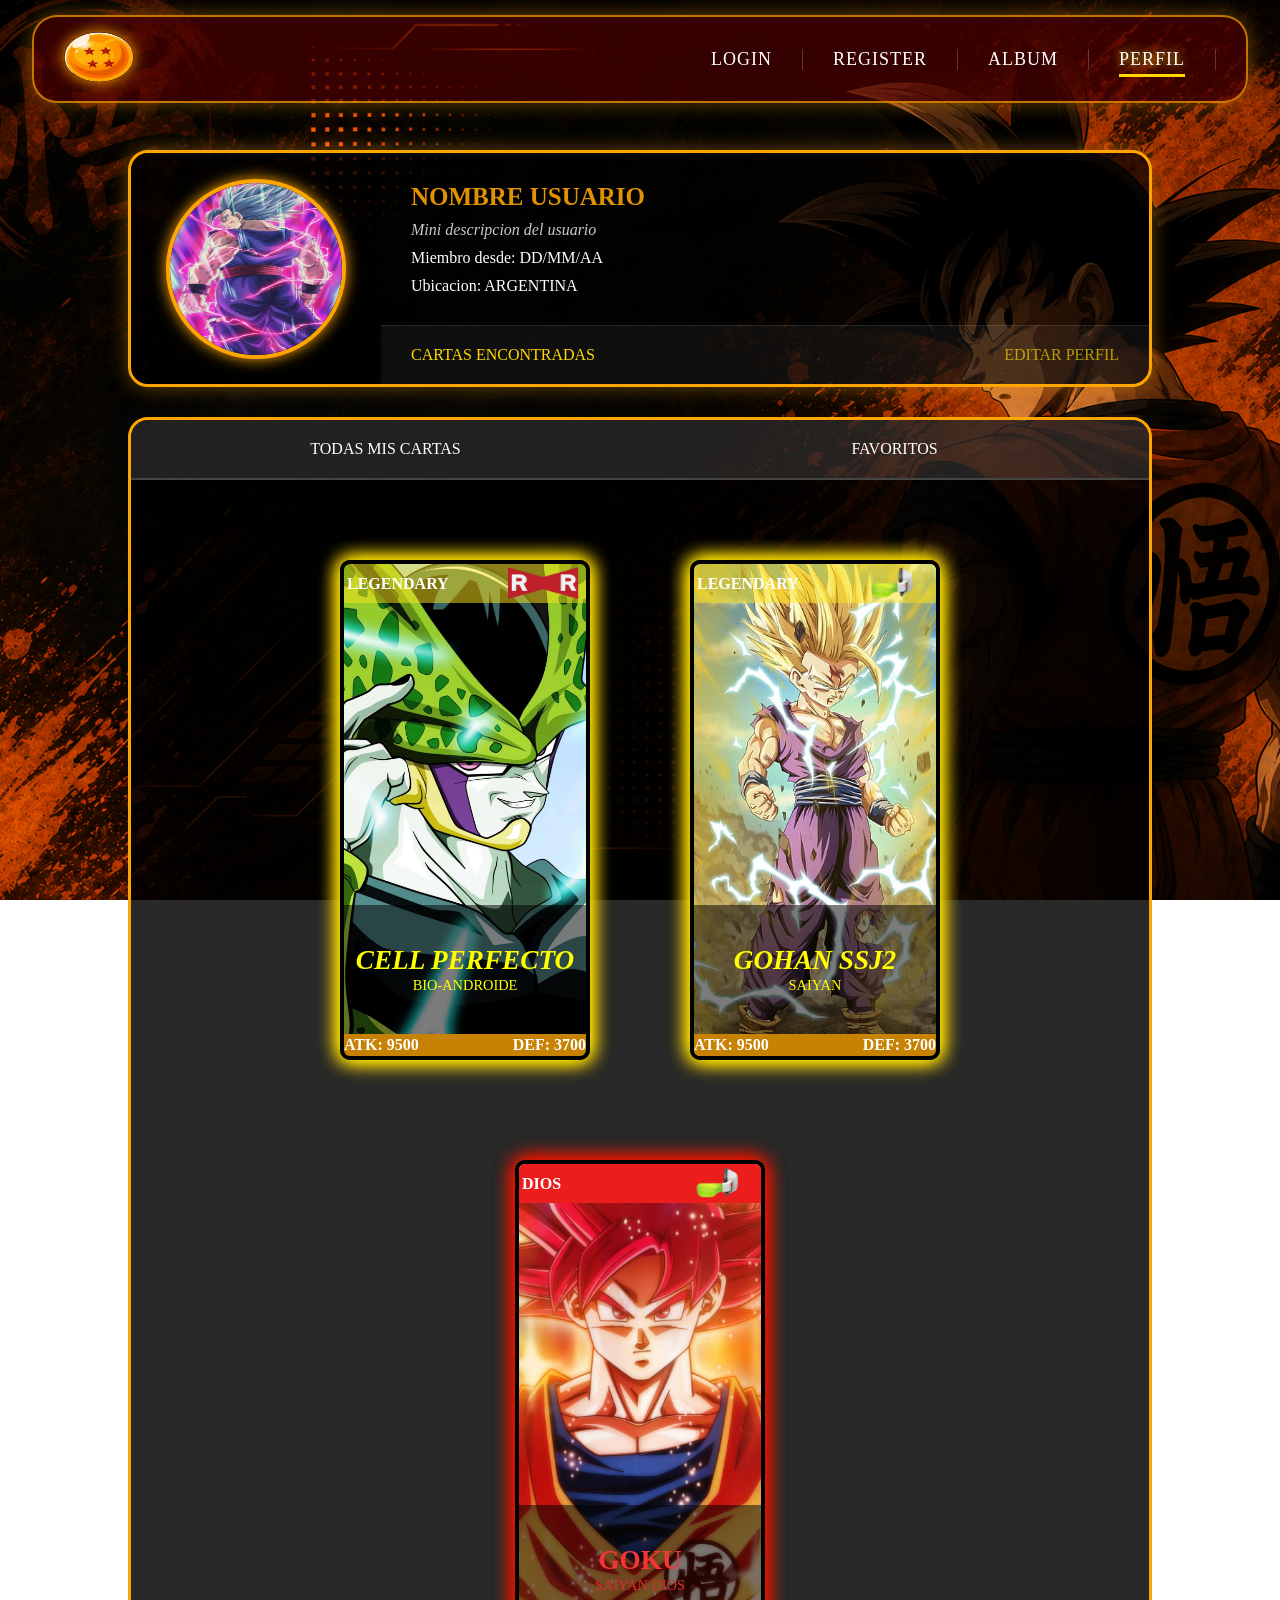
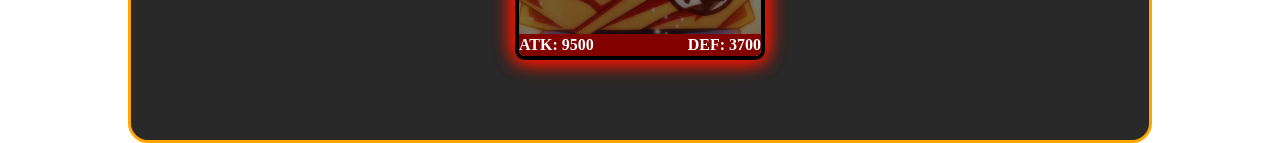
<file: HTML/perfil.html>
<!DOCTYPE html>
<html lang="en">
<head>
    <meta charset="UTF-8">
    <meta name="viewport" content="width=device-width, initial-scale=1.0">
    <link rel="icon" href="../img/esfera.png">
    <link rel="stylesheet" href="../CSS/style-perfil.css">
    <link rel="stylesheet" href="../CSS/style-card.css">

    <title>PERFIL</title>
</head>
<body>
    <header>
         <nav class="barra-nav">
            <div class="logo">
                <a href="../HTML/Index.html"><img src="../img/esfera.png" alt="logo dragon ball"></a>
            </div>
                <ul class="nav-links">
                    <li>
                        <a href="login.html">LOGIN</a>
                    </li>
                    <li>
                        <a href="formulario-registro.html">REGISTER</a>
                    </li>
                     <li>
                        <a href="album.html">ALBUM</a>
                    </li>
                    <li>
                        <a href="#" class="activo">PERFIL</a>
                    </li>
                </ul>
         </nav>
    </header>
    <!-- MAIN -->
    <main class="main-perfil">
        <div class="contenedor-principal">
            <div class="contenedor-perfil" >
                <div class="foto div2">
                    <img src="../img/gohan-bestia.jpg" alt="" class="foto-perfil">
                </div>
                <div class="descripcion-perfil div2">
                    <span class="nombre-usuario">NOMBRE USUARIO</span>
                    <p>Mini descripcion del usuario</p>
                    <span class="descripcion-usuario">Miembro desde: DD/MM/AA</span>
                    <span class="descripcion-usuario">Ubicacion: ARGENTINA</span>
                </div>
                <div class="info-perfil">
                    <span>CARTAS ENCONTRADAS</span>
                    <span><a href="editar-perfil.html">EDITAR PERFIL</a></span>
                </div>
            </div>
            <div class="perfil-part2">
                <div class="nav-card">
                    <span>TODAS MIS CARTAS</span>
                </div>
                <div class="nav-card">
                    <span>FAVORITOS</span>
                </div>
                <div class="contenedor-cartas-obtenidas"> 
            <!--------- CELL ------------->
            <article class="card legendary">
                <img src="../img/cell.jpg" alt="CELL" class="img-card-fondo">
                <div class="header-card legendary">
                    <h4>LEGENDARY</h4>
                    <img src="../img/logo-patrulla-roja.png" class="img-logo">
                </div>
                <div class="footer-card">
                    <div class="nombre-card legendary">
                        <h1>CELL PERFECTO</h1>
                        <span>BIO-ANDROIDE</span>
                    </div>
                    <div class="atributos legendary">
                        <span>ATK: 9500</span>
                        <span>DEF: 3700</span>
                     </div>
                </div>
            </article>
            <!---------- GOHAN SSJ2 ----------->
            <article class="card legendary">
                <img src="../img/gohanssj2.jpg" alt="GOHAN SSJ2" class="img-card-fondo">
                <div class="header-card legendary">
                    <h4>LEGENDARY</h4>
                    <img src="../img/logo-rastreador.png" class="img-logo">
                </div>
                <div class="footer-card">
                    <div class="nombre-card legendary">
                        <h1>GOHAN SSJ2</h1>
                        <span>SAIYAN</span>
                    </div>
                    <div class="atributos legendary">
                        <span>ATK: 9500</span>
                        <span>DEF: 3700</span>
                     </div>
                </div>
            </article>
            <!------- GOKU SSJ GOD ------->
            <article class="card dios">
                <img src="../img/gokussjgod.jpg" alt="BEERUS" class="img-card-fondo">
                <div class="header-card dios">
                    <h4>DIOS</h4>
                    <img src="../img/logo-rastreador.png" class="img-logo">
                </div>
                <div class="footer-card">
                    <div class="nombre-card dios">
                        <h1>GOKU</h1>
                        <span>SAIYAN DIOS</span>
                    </div>
                    <div class="atributos dios">
                        <span>ATK: 9500</span>
                        <span>DEF: 3700</span>
                     </div>
                </div>
            </article>
                </div>
            </div>
        </div>
    </main>
</body>
</html>
</file>
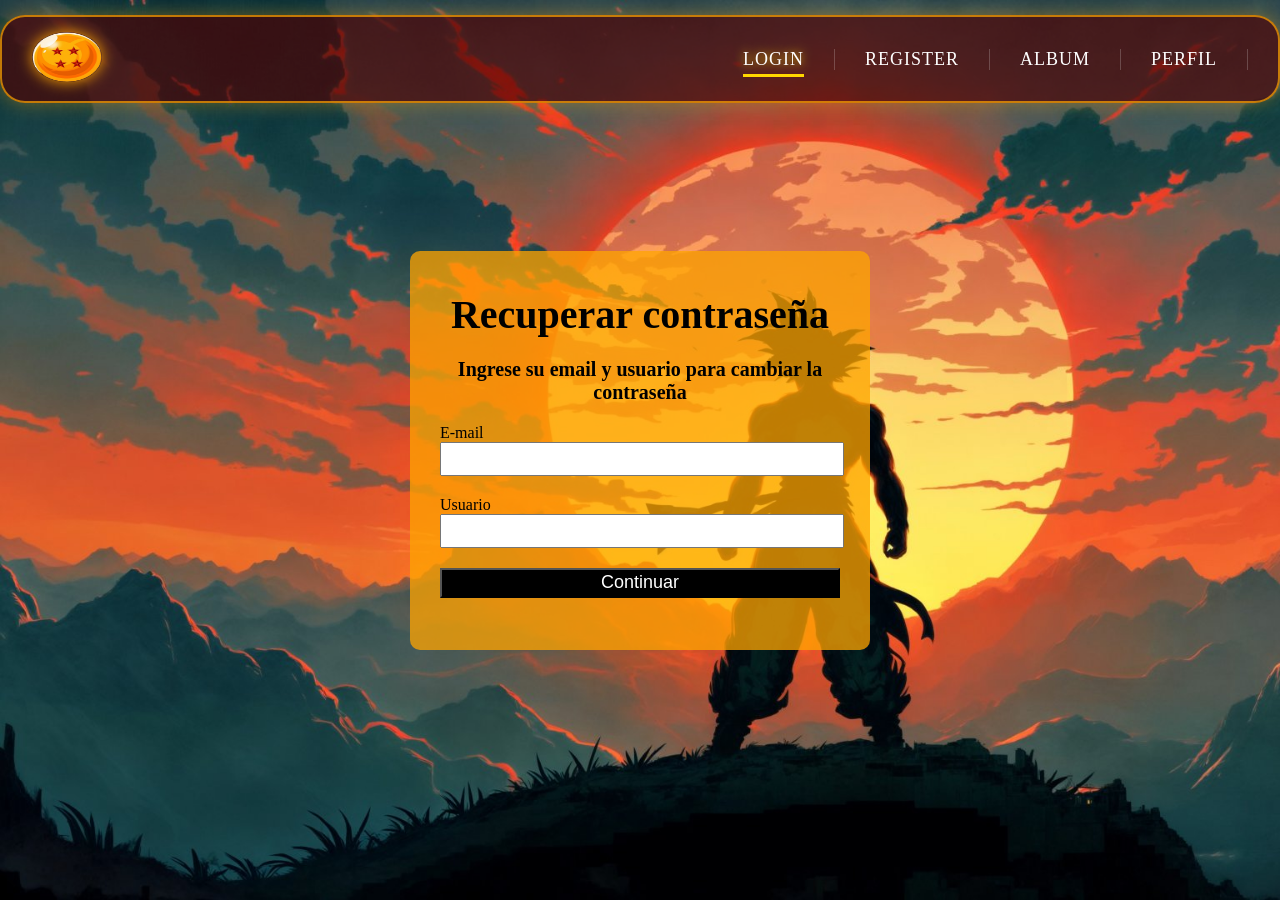
<file: HTML/recuperar-password.html>
<!DOCTYPE html>
<html lang="es">

<head>
    <meta charset="UTF-8">
    <meta name="viewport" content="width=device-width, initial-scale=1.0">
    <title>Recuperacion de contraseña</title>
    <link rel="stylesheet" href="../CSS/style-recuperar-contraseña.css">
    <link rel="icon" href="../img/esfera.png" type="image/png">
</head>

<body>
    <header>
        <nav class="barra-nav">
            <div class="logo">
                <a href="../HTML/Index.html"><img src="../img/esfera.png" alt="logo dragon ball"></a>
            </div>
                <ul class="nav-links">
                    <li>
                        <a href="#" class="activo">LOGIN</a>
                    </li>
                    <li>
                        <a href="formulario-registro.html">REGISTER</a>
                    </li>
                     <li>
                        <a href="album.html">ALBUM</a>
                    </li>
                    <li>
                        <a href="perfil.html">PERFIL</a>
                    </li>
                </ul>
         </nav>
    </header>

    <main>
        <form action="" class="formulario">
            <h2>Recuperar contraseña</h2>
            <p>Ingrese su email y usuario para cambiar la contraseña</p>

            <label for="email">E-mail</label>
            <input type="text" required id="email" class="campo">

            <label for="usuario">Usuario</label>
            <input type="text" required id="usuario" class="campo">
            
            <button type="submit" class="boton-enviar">Continuar</button>
        </form>
    </main>

    <footer>
    </footer>
</body>

</html>
</file>
<file: CSS/Style.css>
* { /*reset de todos los parametros relativamente importantes*/
    margin: 0;
    padding: 0;
    text-decoration: none;
    list-style-type: none;
    border: none;
    box-sizing: border-box;
    font-family: Verdana, Geneva, Tahoma, sans-serif;
    color: black;
}

/* ---------HEADER--------- */
header{
    background-color: rgba(0, 0, 0, 0.441);
}
.barra-nav{
    width: 95%;
    margin: 15px auto;
    display: flex;
    justify-content: space-between;
    align-items: center;
    padding: 15px 30px;
    border-radius: 25px;
    background: rgba(0, 0, 42, 0.712);
    border: 2px solid rgba(255, 166, 0, 0.7);
    box-shadow: 0 0 20px rgba(255, 166, 0, 0.4);
    position: fixed;
    top: 0;
    left: 50%;
    transform: translateX(-50%);
    
    z-index: 1000;
}
/* LOGO */
.logo img{
    width: 70px;
    height: 50px;
    border-radius: 50%;
    box-shadow: 0 0 15px orange;
}
/* LINKS */
.nav-links{
    list-style: none;
    display: flex;
    align-items: center;
    gap: 30px;
}
/* ITEMS */
.nav-links li{
    padding-right: 30px;
    border-right: 1px solid rgba(255,255,255,0.2);
}
/* LINKS */
.nav-links a{
    text-decoration: none;
    color: white;
    font-size: 18px;
    letter-spacing: 1px;
    transition: 0.3s;
}
.nav-links a:hover{
    color: gold;
    text-shadow: 0 0 10px gold;
    transform: translateY(-2px);
}
.activo{
    color: gold;
    border-bottom: 3px solid gold;
    padding-bottom: 5px;
    text-shadow: 0 0 10px gold;
}
/* ------------MAIN------------- */
main{
    display: grid;
    grid-template-columns: 1fr;
    justify-content: center;
    align-items: center;
    height: 100%;
}

/* -------------FOOTER----------------- */
footer {
    background-color: #140042;
    
    width: 100%;
    margin-top: 5rem;
    padding: 1.5rem 0;
    display: grid;
    grid-auto-columns: 1fr;
    grid-auto-flow: column;
    gap: 2rem;
    align-items: center;
    justify-items: center; 
    justify-content: center;
}
footer img {/*logo*/
    display: inline-block;
    max-width: 5rem;
    height: auto;
}
footer div a {/*los links, tanto de redes como miscelaneos*/
    display: block;
    margin: .3rem;
    align-content: center;
    height: min-content;
    align-content: center;
}
footer div a img { /*iconos de items de redes y miscelaneos*/
    position: relative;
    bottom: -.4rem;/*no supe hacerlos encajar correctamente sin esto, no me parece que sea lo mejor*/
    margin-right: .2rem;
    width: 1.6rem;
    height: auto;
    aspect-ratio: 1 / 1;
    object-fit: contain;
    display: inline-block;
}
footer div a:hover{
    text-decoration: underline;
}
#wrapper-miscelaneos img {/*iconos de "link externo"*/
    max-width: 1.4rem;
}


select,
::picker(select) { /*quita la apariencia default de los select*/
    appearance: none;
}
option::checkmark { /*es como el bullet de las listas*/
    display: none;
}

select:focus {/*saca el borde cuando clickeas el select*/
  outline: none;
  box-shadow: none;
}


@media (max-width: 50em) {/*celular*/
    .navbar {/*que los elementos se muestren como un menu desplegado*/
        display: grid;
        grid-auto-columns: 1fr;
        grid-auto-rows: min-content;
    }
    .navbar li a {/*que los elementos no seleccionados desaparezcan*/
        display: none;
    }
    #seleccionado {/*que el elemento actual se mantenga*/
        display: inline-block;
    }


    
    
    footer {
        grid-auto-flow: row;
    }
    footer h4 {/*sacar el titulo "redes"*/
        display: none;
    }
    #wrapper-redes a img {
        margin: .6rem;
        min-width: 5vw;
        max-width: 10vw;
        display: inline-block
    }
    #wrapper-redes a {
        display: inline-block;
        color: none;/*no supe hacer una forma de quitar el texto sin quitar el link*/
        font-size: 0;
    }
    #wrapper-miscelaneos img {
        display: none;
    }
    #wrapper-miscelaneos a {
        text-align: center;
        margin: .5rem;
    }
}
</file>
<file: CSS/style-card.css>
/* CARTA */
*{
    box-sizing: border-box;
    margin: 0%;
    padding: 0;
}
.card{
    margin: 50px;
    width: clamp(170px,20vw,250px);
    aspect-ratio: 1 / 2;
    display: flex;
    flex-direction: column;
    border: 4px solid black;
    border-radius: 10px;
    overflow: hidden;
    object-fit: cover;
    justify-content: space-between;

    position: relative;

}
.card:hover{
     transform: scale(1.06);  
} 
.header-card{
    display: flex;
    justify-content: space-between;
    width: 100%;
    height: 8%;
    box-sizing: border-box;
    padding: 0 3px;
    align-items: center;
    font-family: "Orbitron";

    position: relative;
    z-index: 2;
}
.atributos{
    display: flex;
    justify-content: space-between;
    box-sizing: border-box;
    font-weight: bold;
    padding: 2px 0;


    position: relative;
    z-index: 2;
}
/* CARTA PARTE DELANTERA */
.img-card-fondo{
    width: 100%;
    height: 100%;
    object-fit: cover;
    
    position: absolute;
    z-index: 1;
}
.img-logo{
    width: 80px;
    height: 100%;
}
.footer-card{
    text-align: center;
}
.nombre-card{
    background-color: transparent;
    width: 100%;
    position: relative;
    z-index: 2;
    padding: 2.5em 0;
    background-color: rgba(0, 0, 0, 0.514);
}
.nombre-card h1{
    font-size: 1.7em;
}
.nombre-card span{
    font-size: 0.9em;
}
/* CARTA PARTE TRASERA */
.card-img{
    height: 45%;
    background-color: orangered;
}
.card-img img{
    height: 100%;
    width: 100%;
    object-fit: cover;
    border-top: 3.5px solid black;
 
}
.card-body{
    flex: 1;
    display: flex;
    flex-direction: column;
    border-top: 3.5px solid black;

}
.descripcion{
    flex:1;
    text-align: justify;
    object-fit: cover;
    padding: 10px 10px;
}

/*---- -------------------ESTILOS----------------------------------- */
/* LEGENDARY */
.card.legendary{
    box-shadow: 0 0 20px yellow,
                0 0 20px gold,
                0 0 20px orange;
}
.header-card.legendary{
    background-color: rgba(252, 226, 28, 0.523);
}
.nombre-card.legendary h1{
    color: yellow;
    font-style: italic;
}
.nombre-card.legendary span{
    color: yellow;
}
.atributos.legendary{
    background-color: rgb(199, 130, 3);
}
.card-body.legendary{
    background-color: orange;
}
/* EPICA */
.card.epica{
    box-shadow:0 0 20px blueviolet,
    0 0 20px violet,
    0 0 20px darkorchid;
}
.header-card.epica{
    background-color: rgba(132, 34, 224, 0.562);
}
.nombre-card.epica h1{
    color: rgb(207, 167, 244);
}
.nombre-card.epica span{
    color: rgb(210, 167, 250);
}
.atributos.epica{
    background-color: blueviolet;
}
.card-body.epica{
    background-color: rgb(160, 16, 222);
}
/* GUERRERO */
.card.guerrero{
    box-shadow: 0 0 20px blue,
                0 0 20px rgb(10, 10, 175),
                0 0 20px rgb(82, 111, 205);
}
.header-card.guerrero{
    background-color: rgba(0, 0, 255, 0.468);
}
.nombre-card.guerrero h1{
    color: rgb(43, 43, 255);
}
.nombre-card.guerrero span{
    color: rgb(61, 61, 218);
}
.atributos.guerrero{
    background-color: blue;
}
/* DIVINO */
.card.divino{
    box-shadow: 0 0 20px rgb(18, 144, 138),
                0 0 20px rgb(20, 236, 182),
                0 0 20px rgb(31, 94, 183) ;
}
.header-card.divino{
    background-color: rgba(30, 221, 235, 0.612);
}
.nombre-card.divino h1{
    color: rgb(61, 244, 198);
}
.nombre-card.divino span{
    color: rgb(62, 255, 207);
}
.atributos.divino{
    background-color: rgb(41, 202, 234);
}
.card-body.divino{
    background-color: rgba(30, 221, 235, 0.612);
}
/* ANGEL */
.card.angel{
    box-shadow: 0 0 20px white,
                0 0 20px white,
                0 0 20px white;
}
.header-card.angel{
    background-color: rgba(255, 255, 255, 0.832);
}
.nombre-card.angel h1{
    color: rgb(249, 227, 227);
}
.nombre-card.angel span{
    color: rgb(250, 235, 235);
}
.atributos.angel{
    background-color: white;
}
/* DIOS */
.card.dios{
    box-shadow: 0 0 20px red,
                0 0 20px orangered,
                0 0 20px darkred;
}
.header-card.dios{
    background-color: rgb(236, 29, 29);
}
.nombre-card.dios h1{
    color: rgb(245, 53, 53);
}
.nombre-card.dios span{
    color: rgb(218, 45, 45);
}
.atributos.dios{
    background-color: rgb(130, 2, 2);
}
.card-body.dios{
    background-color: rgb(241, 22, 22);
}
/* NAMEKIANO */
.card.namekiano{
    box-shadow: 0 0 20px green,
                0 0 20px greenyellow,
                0 0 20px lightgreen;
}
.header-card.namekiano{
    background-color: rgba(12, 247, 12, 0.648);
}
.nombre-card.namekiano h1{
    color: rgb(10, 232, 10);
}
.nombre-card.namekiano span{
    color: rgb(10, 232, 10);
}
.atributos.namekiano{
    background-color: rgb(16, 183, 16);
}
.card-body.namekiano{
    background-color: rgba(12, 247, 12, 0.648) ;
}
/* MAJIN */
.card.majin{
    box-shadow: 0 0 30px rgb(240, 35, 69),
                0 0 30px rgb(229, 41, 104),
                0 0 30px rgb(215, 54, 215);
}
.header-card.majin{
    background-color: rgba(229, 41, 104, 0.611);
}
.nombre-card.majin h1{
    color: rgb(239, 32, 101);
}
.nombre-card.majin span{
    color: rgb(253, 32, 106);
}
.atributos.majin{
    background-color: palevioletred;
}
</file>
<file: CSS/style-landing.css>
/* /* /* /* ------------LANDING------------- */
/* #landing {
    background-color: black;
    width: 100%;
    min-height: 30vh;
    display: grid;
    grid-auto-columns: 1fr;
    grid-auto-rows: 1fr;
    align-items: center;
    justify-items: end;
    grid-template-areas: 
    "text ."
    "text button";

}
#texto-landing {
    color: yellow;
    width: 50vw;
    text-align: left;
    padding: 5rem 0;
    padding-left: 20%;
    
    grid-area: text;
}
#boton-landing {
    padding: 1em;
    border: none;
    width: min-content;
    margin-right: 10%;
    grid-area: button;
} */ 
.body-index{
    display: grid;/*grid q*/
    grid-auto-columns: 100%;
    grid-auto-rows: min-content;
    min-height: 100vh;
    background-color: rgb(44, 44, 44); /*color de fondo de backup (por si falla la imagen de fondo)*/
    background-image: url(../img/fondo4.jpg);
    background-size: cover;/*para que cubra toda la pantalla si o si*/
    background-attachment: fixed; /*para que te siga la imagen cuando scrolleas*/
}
.contenedor-cards{
    display: grid;
    grid-template-columns: repeat(auto-fit, 15rem);/*repeat() con auto-fit permite repetir la cantidad de columnas que entren en el ancho total de la pantalla,  y 15rem es el mismo tamaño que la carta*/
    justify-content: center; /*para que el contenedor este centrado*/
    /*para que los items esten centrados dentro de su espacio individual*/
    align-items: center;
    justify-items: center;
    gap: 3rem; 

    width: 80%;
    min-height: 80vh;
    margin-top: 3em;
    margin-right: 10%;
    margin-left: 10%;
}
#menu-filtro-cartas {/*wrapper donde se situan los select de raza, faccion y rareza, junto con sus labels*/
    padding-top: 70px;
    max-width: 100%;
    margin: 2rem 0;/*margin arriba y abajo*/
    display: grid;
    grid-template-columns: 1fr 1fr 1fr;
    grid-template-rows: 1fr 1fr;
    grid-auto-flow: column;
    justify-items: start;
    justify-self: center; /*para que el wrapper esté en el medio*/
    gap: 1em;
}
#menu-filtro-cartas .label { 
    padding-left: 1rem;/*para que este alineado con el texto del select (debe haber una mejor forma de hacerlo)*/
    text-align: left;
    align-content: end;  /*para que esté pegado al select*/
    color: white;
}

#menu-filtro-cartas .select {
    min-width: 13rem;
    cursor: pointer; /*para mostrar que se puede interactuar con él*/
    
    font-size: medium;
    padding: 1rem;
    background-color: #010735;
    color: white;
    border-radius: 1rem;
}

#menu-filtro-cartas .select:hover {
    background-color: rgb(158, 140, 0);
}
#menu-filtro-cartas .select selectedcontent {
    color: white;
}

#menu-filtro-cartas .select option {
    background-color: azure;
}

#menu-filtro-cartas .select option:checked {
    background-color: #FFA500;
}

#menu-filtro-cartas .select:open {
    border-radius: 1rem 1rem 0 0;/*quita el redondeado del borde en la parte baja para que coincida con la lista desplegable*/
}


@media (max-width: 50em){/*cambios para celular*/
    #menu-filtro-cartas {
        max-width: 90%;
        margin: 2rem 10%;

        display: grid;
        grid-template-columns: 1fr ;
        grid-auto-rows: 1fr;
        grid-auto-flow: row;/*sobreescribir el flow del grid para que los items se pongan siempre en una fila nueva en vez de una columna*/
        justify-self: center;
        gap: 1em;
    }
    .contenedor-cards {
        margin: 3rem 0 0 0;/*pseudo reset del margin*/
        width: 90%;

        justify-self: center;
        grid-template-columns: repeat(auto-fit, max-content);
    }
}
</file>
<file: CSS/style-registro.css>
/*Paleta de colores*/
:root{
    --naranja:#ff7b00;
    --naranja-transparente: rgba(255, 165, 0, 75%);
    --azul:#1E90FF;
    --blanco:#fff;
    --negro:#000;
}
*{
    margin: 0;
    padding: 0;
}

body{
    background: url(../img/goku-en-paisaje-de-atardecer.jpg);
    background-size: cover;
}

/* ----------- HEADER ----------- */
header{
    background-color: rgba(0, 0, 0, 0.441);
}
/* NAVBAR */
.barra-nav{
    width: 95%;
    margin: 15px auto;
    display: flex;
    justify-content: space-between;
    align-items: center;
    padding: 15px 30px;
    border-radius: 25px;
    background: rgba(80, 0, 0, 0.65);
    border: 2px solid rgba(255, 166, 0, 0.7);
    box-shadow: 0 0 20px rgba(255, 166, 0, 0.4);
    position: fixed;
    left: 50%;
    transform: translateX(-50%);
    
    z-index: 1000;
}
/* LOGO */
.logo img{
    width: 70px;
    height: 50px;
    border-radius: 50%;
    box-shadow: 0 0 15px orange;
}
/* LINKS */
.nav-links{
    list-style: none;
    display: flex;
    align-items: center;
    gap: 30px;
}
/* ITEMS */
.nav-links li{
    padding-right: 30px;
    border-right: 1px solid rgba(255,255,255,0.2);
}
/* LINKS */
.nav-links a{
    text-decoration: none;
    color: white;
    font-size: 18px;
    letter-spacing: 1px;
    transition: 0.3s;
}
/* HOVER */
.nav-links a:hover{
    color: gold;
    text-shadow: 0 0 10px gold;
    transform: translateY(-2px);
}
/* LINK ACTIVO */
.activo{
    color: gold;
    border-bottom: 3px solid gold;
    padding-bottom: 5px;
    text-shadow: 0 0 10px gold;
}
/*Contenido principal/formulario */

main{
    height: 100vh;
    display: grid;
    place-items: center;
}
.formulario{
    background-color: var(--naranja);
    background-color:var(--naranja-transparente);
    width: 400px;
    height: 330px;
    padding: 30px 40px 30px 40px;
    border-radius: 10px;
    box-shadow: 0 0 20px rgb(80, 0, 0),
                0 0 20px rgb(146, 3, 3)
}

h2{
    text-align: center;
    font-size: 40px;
    margin-bottom: 20px;
}
.campo{
    width: 400px;
    height: 30px;
    margin-bottom: 20px;
}

.boton-crear-cuenta{
    width: 400px;
    height: 30px;
    margin-bottom: 20px;
    background-color: var(--negro);
    font-size: large;
}

.boton-crear-cuenta a{
    color: var(--blanco);
    text-decoration: none;
}

.boton-crear-cuenta:hover{
    background-color: var(--azul);
}
</file>
<file: CSS/style-login.css>
/*Paleta de colores*/
:root{
    --naranja:#FFA500;
    --azul:#1E90FF;
    --blanco:#fff;
    --negro:#000;
}
*{
    margin: 0;
    padding: 0;
}
body{
    background: url(../img/casa-kame-de-dragon-ball-background.jpg);
    background-size: cover;
}
/*Barra de navegacion*/

header{
    background-color:var(--naranja);
    display:  flex;
    align-items: center;
    justify-content:center ;
    position:absolute;
    width: 100vw;
    height: 45px;
}
.barra-nav{
    display: flex;
    justify-content: space-between;
    width: 100%;
    height: 45px;
    padding: 0 150px;
}

.barra-nav ul{
    display: flex;
    height: 100%;
    justify-content: center;
    align-items: center;
}
.barra-nav li{
    display: flex;
    height: 100%;
    align-items: center;
    list-style: none;
    text-align: center;
}
.barra-nav a{
    display: flex;
    align-items: center;
    height: 100%;
    color: var(--negro);
    text-decoration: none;
    padding: 0 6px;
}

.barra-nav  ul a:hover{
    color: white;
    background-color: var(--azul);
}

/*Contenido principal/formulario*/

main{
    height: 100vh;
    display: grid;
    place-items:center;
}
.formulario{
    display: block;
    color: var(--negro);
    background-color: rgba(255, 165, 0, 75%);
    width: 400px;
    height: 330px;
    padding: 30px 40px 30px 40px;
    border-radius: 10px;
}
h2{
    text-align: center;
    font-size: 40px;
    margin-bottom: 20px;
}

.campo{
    width: 400px;
    height: 30px;
    margin-bottom: 20px;
}
p{
    font-size: 15px;
    text-align: center;
    font-weight: bold;
    margin-bottom: 20px;
}
.formulario a{
    color: var(--negro);
}
button{
    width: 400px;
    height: 30px;
    margin-bottom: 20px;
    color: white;
    background-color: var(--negro);
    font-size: large;
}
button:hover{
    background-color: var(--azul);
}
</file>
<file: CSS/style-perfil.css>
*{
    margin: 0;
    padding: 0;
    box-sizing: border-box;
}
/* FORMATO BASICO DE LA PAGINA */
body{
    width: 100%;
    min-height: 100vh;
}
/* ----------- HEADER ----------- */
header{
    background-color: rgba(0, 0, 0, 0.441);
}
/* NAVBAR */
.barra-nav{
    width: 95%;
    margin: 15px auto;
    display: flex;
    justify-content: space-between;
    align-items: center;
    padding: 15px 30px;
    border-radius: 25px;
    background: rgba(80, 0, 0, 0.65);
    border: 2px solid rgba(255, 166, 0, 0.7);
    box-shadow: 0 0 20px rgba(255, 166, 0, 0.4);
    position: fixed;
    left: 50%;
    transform: translateX(-50%);
    
    z-index: 1000;
}
/* LOGO */
.logo img{
    width: 70px;
    height: 50px;
    border-radius: 50%;
    box-shadow: 0 0 15px orange;
}
/* LINKS */
.nav-links{
    list-style: none;
    display: flex;
    align-items: center;
    gap: 30px;
}
/* ITEMS */
.nav-links li{
    padding-right: 30px;
    border-right: 1px solid rgba(255,255,255,0.2);
}
/* LINKS */
.nav-links a{
    text-decoration: none;
    color: white;
    font-size: 18px;
    letter-spacing: 1px;
    transition: 0.3s;
}
/* HOVER */
.nav-links a:hover{
    color: gold;
    text-shadow: 0 0 10px gold;
    transform: translateY(-2px);
}
/* LINK ACTIVO */
.activo{
    color: gold;
    border-bottom: 3px solid gold;
    padding-bottom: 5px;
    text-shadow: 0 0 10px gold;
}
/* -------- MAIN PERFIL -------- */
.main-perfil{
    padding-top: 150px;
    min-height: 100vh;
    background-image: url(../img/fondo3.jpg);
    background-size: cover;
    background-repeat: no-repeat;
    background-position: center;
    background-attachment: fixed;
    display: flex;
    justify-content: center;
}
/* CONTENEDOR PRINCIPAL */
.contenedor-principal{
    width: 80%;
    display: flex;
    flex-direction: column;
    gap: 30px;
}
/* PERFIL */
.contenedor-perfil{
    width: 100%;
    display: grid;
    grid-template-columns: 250px 1fr;
    grid-template-rows: auto auto;
    background-color: rgba(0, 0, 0, 0.677);
    border: 3px solid orange;
    border-radius: 20px;
    overflow: hidden;
    box-shadow: 0 0 20px rgba(255,166,0,0.4);
}
.foto{
    grid-row: 1 / 3;
    display: flex;
    justify-content: center;
    align-items: center;
    padding: 25px;
    background-color: rgba(0,0,0,0.3);
}
/* CIRCULO FOTO */
.foto-perfil{
    width: 180px;
    height: 180px;
    border-radius: 50%;
    background-color: green;
    border: 4px solid orange;
    box-shadow: 0 0 15px orange;
}
/* DESCRIPCION */
.descripcion-perfil{
    padding: 30px;
    display: flex;
    flex-direction: column;
    gap: 10px;
    color: white;
}
.nombre-usuario{
    color: rgba(255, 166, 0, 0.882);
    font-size: 25px;
    font-weight: bolder;
}
.descripcion-perfil p{
    color: rgba(208, 204, 204, 0.979);
    font-style: italic;
}
/* INFO */
.info-perfil{
    display: flex;
    justify-content: space-between;
    align-items: center;
    padding: 20px 30px;
    background-color: rgba(255,255,255,0.05);
    color: gold;
    border-top: 1px solid rgba(255,255,255,0.1);
}
.info-perfil a{
    color: rgba(238, 211, 1, 0.7);
    text-decoration: none;
}
.info-perfil a:hover{
    color: gold;
}
/* CAJAS ABAJO */
.perfil-part2{
    min-height: 250px;
    background-color: rgba(0,0,0,0.6);
    color: white;
    border: 3px solid orange;
    border-radius: 20px;
    overflow: hidden;
    display: grid;
    grid-template-columns: 1fr 1fr;
    grid-template-rows: auto auto;
}
.nav-card{
    padding: 20px;
    background-color: rgba(68, 67, 67, 0.488);
    color: white;
    text-align: center;
    border-bottom: 2px solid rgb(69, 69, 68);
}
.nav-card:hover{
    color: gold;
    border-bottom: 2px solid gold;
}
.contenedor-cartas-obtenidas{
    min-height: 250px;
    padding: 30px;
    background-color: rgba(0,0,0,0.6);
    color: white;
    grid-column: 1 / 3;
    display: flex;
    flex-wrap: wrap;
    justify-content: center;
}

/* --------------------------- */
/* ------TABLETS------------- */
/* -------------------------- */

@media screen and (max-width: 999px){
    .barra-nav{
        margin: 10px auto;
        padding: 10px 20px;
        border-radius: 15px;
    }
    .logo img{
        width: 50px;
        height: 40px;
    }
    .nav-links{
        gap: 20px;
    }
    .nav-links li{
        padding-right: 15px;
    }
    .nav-links a{
        font-size: 14px;
    }
    .activo{
        padding-bottom: 3px;
    }
    .main-perfil{
        padding-top: 120px;
    }
    .contenedor-principal{
        gap: 20px;
    }
    .contenedor-perfil{
        grid-template-columns: 200px 1fr;
        border: 2px solid orange;
        border-radius: 15px;
    }
    .foto{
        padding: 20px;
    }
    .foto-perfil{
        width: 130px;
        height: 130px;
        border: 3px solid orange;
    }
    .descripcion-perfil{
        padding: 20px;
        gap: 8px;
    }
    .nombre-usuario{
        font-size: 20px;
    }
    .descripcion-perfil p{
        font-size: 0.9rem;
    }
    .info-perfil{
        padding: 15px 20px;
    }
    .perfil-part2{
        min-height: 200px;
        border: 2px solid orange;
        border-radius: 15px;
    }
    .nav-card{
        padding: 15px;
        border-bottom: 1px solid rgb(69, 69, 68);
    }
    .nav-card:hover{
        border-bottom: 1px solid gold;
    }
    .contenedor-cartas-obtenidas{
        min-height: 200px;
        padding: 20px;
    }
}

/* ---------------------------*/
/* ------CELULARES----------- */
/* ----------------------------*/
@media screen and (max-width: 500px){
    .barra-nav{
        margin: 0.5rem auto;
        padding: 0.8em 1em;
        border-width: 1px;
    }
    .logo img{
        width: 35px;
        height: 25px;
    }
    .nav-links{
        gap: 15px;
    }
    .nav-links li{
        padding-right: 1em;
    }
    .nav-links a{
        font-size: 0.75rem;
    }
    .main-perfil{
        padding-top: 9em;
    }
    .contenedor-principal{
        gap: 15px;
    }
    .contenedor-perfil{
        grid-template-columns: 0.5fr 1fr;
        border: 1px solid orange;
        border-radius: 10px;
    }
    .foto{
        padding: 0.9em;
    }
    .foto-perfil{
        width: 100%;
        height: 110px;
        border: 2px solid orange;
    }
    .descripcion-perfil{
        padding: 1em;
        gap: 5px;
    }
    .nombre-usuario{
        font-size: 17px;
    }
    .info-perfil{
        padding: 1em;
    }
    .perfil-part2{
        min-height: 100px;
        border: 1px solid orange;
        border-radius: 10px;
    }
    .nav-card{
        padding: 10px;
    }
    .contenedor-cartas-obtenidas{
        min-height: 100px;
        padding: 15px;
    }
}
</file>
<file: CSS/style-recuperar-contrasenia.css>
:root{
    --naranja:#FFA500;
    --naranja-transparente: rgba(255, 165, 0, 75%);
    --azul:#1E90FF;
    --blanco:#fff;
    --negro:#000;
}
*{
    margin: 0;
    padding: 0;
}
body{
    background:url(../img/gokuy-y-shenron.jpg);
    background-size: cover;
}

/*Barra de navegacion*/
header{
    background-color:var(--naranja);
    display:  flex;
    align-items: center;
    justify-content:center ;
    position:absolute;
    width: 100vw;
    height: 45px;
}
.barra-nav{
    display: flex;
    justify-content: space-between;
    width: 100%;
    height: 45px;
    padding: 0 150px;
}

.barra-nav ul{
    display: flex;
    height: 100%;
    justify-content: center;
    align-items: center;
}
.barra-nav li{
    display: flex;
    height: 100%;
    align-items: center;
    list-style: none;
    text-align: center;
}
.barra-nav a{
    display: flex;
    align-items: center;
    height: 100%;
    color: var(--negro);
    text-decoration: none;
    padding: 0 6px;
}

.barra-nav  ul a:hover{
    color: white;
    background-color: var(--azul);
}

/*Contenido principal/formulario*/
main{
    display: grid;
    height: 100vh;
    place-items: center;
}

.formulario{
    background-color: var(--naranja-transparente);
    width: 400px;
    height: 319px;
    padding: 40px 30px;
    
    border-radius: 10px;
}
h2{
    font-size: 40px;
    text-align: center;
    margin-bottom: 20px;
}
p{
    font-weight: bold;
    text-align: center;
    font-size: 20px;
    margin-bottom: 20px;
}
.campo{
    width: 400px;
    height: 30px;
    margin-bottom: 20px;
}
.boton-enviar {
    background-color: var(--negro);
    color: var(--blanco);
    font-size: large;
    width: 400px;
    height: 30px;
}

.boton-enviar:hover{
    background-color: var(--azul);
}
</file>
<file: CSS/style-recuperar.css>
.pagina-recuperar {
  margin: 0;
  display: flex;
  flex-direction: column;
  height: 100vh;

  
 background-image: url("../img/Shenlong.jpg");

  background-size: cover;       
  background-position: center;   
}

.header-recuperar, .footer-recuperar {
  background-color: rgba(235, 115, 11, 0.85); 
  text-align: center;
  padding: 10px;
}

.recuperar-contenedor {
  flex: 1;
  display: flex;
  justify-content: center;
  align-items: center;
}

.form-recuperar {
  background-color: rgba(255, 255, 255, 0.85); 
  padding: 20px;
  border-radius: 10px;
  display: flex;
  flex-direction: column;
  gap: 10px;
}

.btn-recuperar {
  background-color: orange;
  border: none;
  padding: 10px;
  border-radius: 5px;
  cursor: pointer;
}

.btn-recuperar:hover {
  background-color: darkorange;
}
</file>
<file: CSS/style-album.css>
*{
    margin:0;
    padding:0;
    box-sizing:border-box;
}
body{
    background-image: url(../img/fondo.jpg);
    background-size: cover;
    background-repeat: no-repeat;
    background-attachment: fixed;
    max-width: 100%;
    display: flex;
    flex-direction: column;
}
/* -----------HEADER------------- */
header{
    background-color: rgba(0, 0, 0, 0.441);    
}
/* NAVBAR */
.barra-nav{
    width: 95%;
    margin: 15px auto;
    display: flex;
    justify-content: space-between;
    align-items: center;
    padding: 15px 30px;
    border-radius: 25px;
    background: rgba(80, 0, 0, 0.65);
    border: 2px solid rgba(255, 166, 0, 0.7);
    box-shadow: 0 0 20px rgba(255, 166, 0, 0.4);

    position: fixed;
    width: 100%;
    z-index: 1000;
}
/* LOGO */
.logo img{
    width: 70px;
    height: 50px;
    border-radius: 50%;
    box-shadow:
    0 0 15px orange;
}
/* LINKS */
.nav-links{
    list-style: none;
    display: flex;
    align-items: center;
    gap: 30px;
}
/* ITEMS */
.nav-links li{
    padding-right: 30px;
    border-right: 1px solid rgba(255,255,255,0.2);
}
/* LINKS */

.nav-links a{
    text-decoration: none;
    color: white;
    font-size: 18px;
    letter-spacing: 1px;
    transition: 0.3s;
}
/* HOVER */
.nav-links a:hover{
    color: gold;
    text-shadow:0 0 10px gold;
    transform: translateY(-2px);
}
/* LINK ACTIVO */
.activo{
    color: gold;
    border-bottom: 3px solid gold;
    padding-bottom: 5px;
    text-shadow: 0 0 10px gold;
}
/* ---------------MAIN----------------- */
.main-album{
    padding: 100px 0;
    display: flex;
    flex-direction: column;
    align-items: center;
    background-color: rgba(0, 0, 0, 0.441);    
}
.contenedor-card{
    width: 80%;
    min-height: 70vh;
    background-color: rgba(6, 6, 6, 0.467);
    flex: 1;
    margin: 20px 0;
    display: flex;
    flex-wrap: wrap;
    justify-content: center;
    border: 2px solid rgb(205, 154, 0);
    border-radius: 20px;
    
}
.titulo-album{
    text-align: center;
    font-size: 50px;
    font-family: "Rajdhani";
    color: rgb(205, 154, 0);
    padding: 0 30px;
    background-color: rgba(6, 6, 6, 0.467);
    border: 2px solid rgb(205, 154, 0);


}
footer{
    width: 100%;
    height: 150px;
    background: rgba(80, 0, 0, 0.821);
    border-top: 2px solid rgba(255, 166, 0, 0.7);

}
</file>
<file: CSS/style-editar-perfil.css>
*{
    margin: 0;
    padding: 0;
    box-sizing: border-box;
}

/* ---------------- BODY ---*/

body{
    width: 100%;
    min-height: 100vh;

    background-image: url(../img/fondo4.jpg);
    background-size: cover;
    background-position: center;
    background-repeat: no-repeat;

    color: white;

    font-family: Arial, Helvetica, sans-serif;
}

/* --------- HEADER ---------------- */

header{
    background-color: rgba(0, 0, 0, 0.441);
}
.barra-nav{
    width: 95%;
    margin: 15px auto;
    display: flex;
    justify-content: space-between;
    align-items: center;
    padding: 15px 30px;
    border-radius: 25px;
    background: rgba(0, 0, 42, 0.712);
    border: 2px solid rgba(255, 166, 0, 0.7);
    box-shadow: 0 0 20px rgba(255, 166, 0, 0.4);
    position: fixed;
    top: 0;
    left: 50%;
    transform: translateX(-50%);
    
    z-index: 1000;
}
/* LOGO */
.logo img{
    width: 70px;
    height: 50px;
    border-radius: 50%;
    box-shadow: 0 0 15px orange;
}
/* LINKS */
.nav-links{
    list-style: none;
    display: flex;
    align-items: center;
    gap: 30px;
}
/* ITEMS */
.nav-links li{
    padding-right: 30px;
    border-right: 1px solid rgba(255,255,255,0.2);
}
/* LINKS */
.nav-links a{
    text-decoration: none;
    color: white;
    font-size: 18px;
    letter-spacing: 1px;
    transition: 0.3s;
}
.nav-links a:hover{
    color: gold;
    text-shadow: 0 0 10px gold;
    transform: translateY(-2px);
}
.activo{
    color: gold;
    border-bottom: 3px solid gold;
    padding-bottom: 5px;
    text-shadow: 0 0 10px gold;
}
/* ---------------- MAIN ---------------- */
main{
    min-height: 100vh;
    padding-top: 140px;
    display: grid;
    grid-template-columns: 280px 1fr 350px;
    gap: 30px;
    width: 90%;
    margin: auto;
}
.contenedor-editar{
    display: flex 
}
/* ---------------- NAV PERFIL ---------------- */
.nav-perfil{
    background-color: rgba(0, 0, 0, 0.7);
    border: 2px solid rgba(0, 102, 255, 0.5);
    border-radius: 20px;
    padding: 25px;
    display: flex;
    flex-direction: column;
    align-items: center;
    gap: 30px;
}
/* FOTO PERFIL */
.foto-perfil{
    width: 100%;
    text-align: center;
}
.foto-perfil img{
    width: 170px;
    height: 170px;
    border-radius: 50%;
    object-fit: cover;
    border: 4px solid rgb(0, 102, 255);
    box-shadow: 0 0 20px rgba(0, 102, 255, 0.7);
}
figcaption{
    margin-top: 15px;
    font-size: 20px;
    font-weight: bold;
    color: rgb(0, 153, 255);
}
/* LISTA PERFIL */
.lista-perfil{
    width: 100%;
}
.lista-perfil ul{
    list-style: none;
    display: flex;
    flex-direction: column;
    gap: 15px;
}
.lista-perfil li{
    padding: 15px;
    border-radius: 10px;
    background-color: rgba(255,255,255,0.03);
    transition: 0.3s;
}
.lista-perfil li:hover{
    background-color: rgba(0, 102, 255, 0.3);
    transform: translateX(5px);
}
.link-activo{
    border: 2px solid rgb(0, 102, 255);
    background-color: rgba(0, 102, 255, 0.25);
    color: rgb(0, 174, 255);
}
/* ---------------- INFO PERFIL ---------------- */
.info-perfil{
    display: flex;

    flex-direction: column;

    gap: 25px;
}

/* TITULO */

.titulo-central{
    padding: 25px;

    border-radius: 20px;

    background-color: rgba(0,0,0,0.7);

    border: 2px solid rgba(0, 102, 255, 0.5);

    font-size: 32px;

    font-weight: bold;

    letter-spacing: 2px;

    color: rgb(0, 174, 255);

    text-align: center;

    backdrop-filter: blur(5px);
}

/* FORM */

.datos-usuarios{
    display: flex;

    justify-content: center;
}

form{
    max-width: 1000px;
    width: 100%;
    padding: 0 40px;
}
fieldset{
    border: 2px solid rgba(0, 102, 255, 0.5);
    border-radius: 20px;
    padding: 35px;
    background-color: rgba(0,0,0,0.7);
    backdrop-filter: blur(5px);
    display: grid;
    grid-template-columns: 1fr 1fr;
    gap: 20px;
    padding: 0 60px;
}

legend{
    padding: 0 15px;
    font-size: 24px;
    color: rgb(0, 174, 255);
    font-weight: bold;
}
input,select,textarea{
    width: 100%;
    padding: 15px;
    border-radius: 10px;
    border: 2px solid rgba(255,255,255,0.1);
    background-color: rgba(255,255,255,0.05);
    color: white;
    transition: 0.3s;
}input:focus,select:focus,textarea:focus{
    border: 2px solid rgb(0, 132, 255);
    box-shadow: 0 0 10px rgba(0, 132, 255, 0.6);
}
textarea{
    min-height: 150px;
    grid-column: 1 / 3;
}
input[type="submit"]{
    grid-column: 1 / 3;
    background: linear-gradient(90deg, rgb(0, 89, 255),  rgb(0, 174, 255));
    font-size: 18px;
    border: none;
    color: white;
    font-weight: bold;
    transition: 0.3s;
}

input[type="submit"]:hover{
    transform: translateY(-3px);
    box-shadow: 0 0 20px rgba(0, 132, 255, 0.7);
}

/* ---------------- CAJA DERECHA ---------------- */
.caja-vacia{
    border-radius: 20px;

    background-image: url(../img/vegeta-blue-wallpaper.png);

    background-size: cover;
    background-position: center;

    border: 2px solid rgba(0, 102, 255, 0.5);

    box-shadow: 0 0 20px rgba(0, 102, 255, 0.3);

    min-height: 700px;
}

/* ---------------- TABLET ---------------- */

@media screen and (max-width:1000px){

    main{
        grid-template-columns: 200px 3fr;

        width: 95%;
    }

    .caja-vacia{
        min-height: 400px;
    }

}

/* ---------------- CELULAR ---------------- */

@media screen and (max-width:600px){

    .barra-nav{
        padding: 10px 15px;
    }

    .logo img{
        width: 45px;
        height: 35px;
    }

    .nav-links{
        gap: 10px;
    }

    .nav-links li{
        padding-right: 10px;
    }

    .nav-links a{
        font-size: 12px;
    }

    main{
        padding-top: 120px;
    }

    fieldset{
        grid-template-columns: 1fr;

        padding: 20px;
    }

    textarea{
        grid-column: auto;
    }

    input[type="submit"]{
        grid-column: auto;
    }

    .titulo-central{
        font-size: 24px;
    }

    .foto-perfil img{
        width: 130px;
        height: 130px;
    }

}
</file>
<file: CSS/style-recuperar-contraseña.css>
:root{
    --naranja:#FFA500;
    --naranja-transparente: rgba(255, 165, 0, 75%);
    --azul:#1E90FF;
    --blanco:#fff;
    --negro:#000;
}
*{
    margin: 0;
    padding: 0;
}
body{
    background:url(../img/goku-en-paisaje-de-atardecer.jpg);
    background-size: cover;
}

/*Barra de navegacion*/
header{
    background-color: rgba(0, 0, 0, 0.441);    
    box-sizing: border-box;
}
/* NAVBAR */
.barra-nav{
    box-sizing: border-box;
    width: 95%;
    margin: 15px auto;
    display: flex;
    justify-content: space-between;
    align-items: center;
    padding: 15px 30px;
    border-radius: 25px;
    background: rgba(80, 0, 0, 0.65);
    border: 2px solid rgba(255, 166, 0, 0.7);
    box-shadow: 0 0 20px rgba(255, 166, 0, 0.4);

    position: fixed;
    width: 100%;
    z-index: 1000;
}
/* LOGO */
.logo img{
    width: 70px;
    height: 50px;
    border-radius: 50%;
    box-shadow:
    0 0 15px orange;
}
/* LINKS */
.nav-links{
    list-style: none;
    display: flex;
    align-items: center;
    gap: 30px;
}
/* ITEMS */
.nav-links li{
    padding-right: 30px;
    border-right: 1px solid rgba(255,255,255,0.2);
}
/* LINKS */

.nav-links a{
    text-decoration: none;
    color: white;
    font-size: 18px;
    letter-spacing: 1px;
    transition: 0.3s;
}
/* HOVER */
.nav-links a:hover{
    color: gold;
    text-shadow:0 0 10px gold;
    transform: translateY(-2px);
}
/* LINK ACTIVO */
.activo{
    color: gold;
    border-bottom: 3px solid gold;
    padding-bottom: 5px;
    text-shadow: 0 0 10px gold;
}

/*Contenido principal/formulario*/
main{
    display: grid;
    height: 100vh;
    place-items: center;
}

.formulario{
    background-color: var(--naranja-transparente);
    width: 400px;
    height: 319px;
    padding: 40px 30px;
    
    border-radius: 10px;
}
h2{
    font-size: 40px;
    text-align: center;
    margin-bottom: 20px;
}
p{
    font-weight: bold;
    text-align: center;
    font-size: 20px;
    margin-bottom: 20px;
}
.campo{
    width: 400px;
    height: 30px;
    margin-bottom: 20px;
}
.boton-enviar {
    background-color: var(--negro);
    color: var(--blanco);
    font-size: large;
    width: 400px;
    height: 30px;
}

.boton-enviar:hover{
    background-color: var(--azul);
}
</file>
